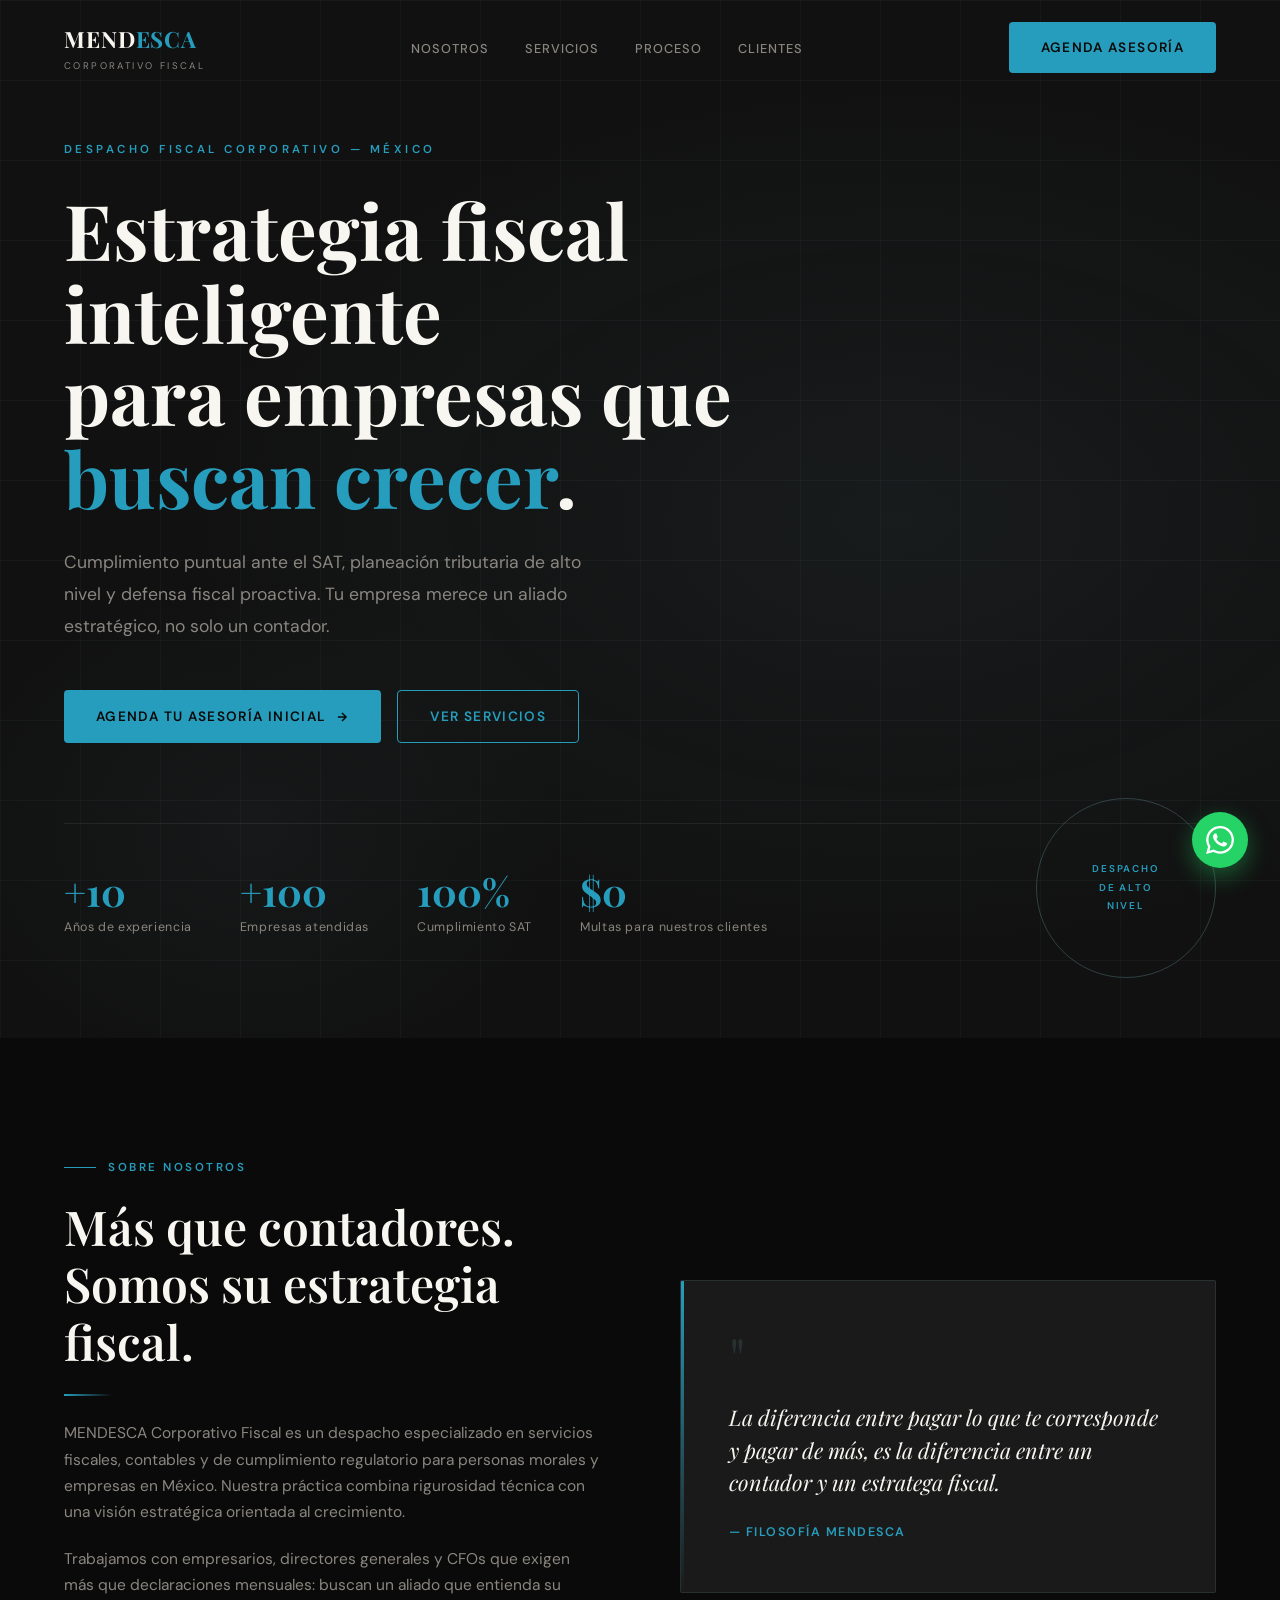
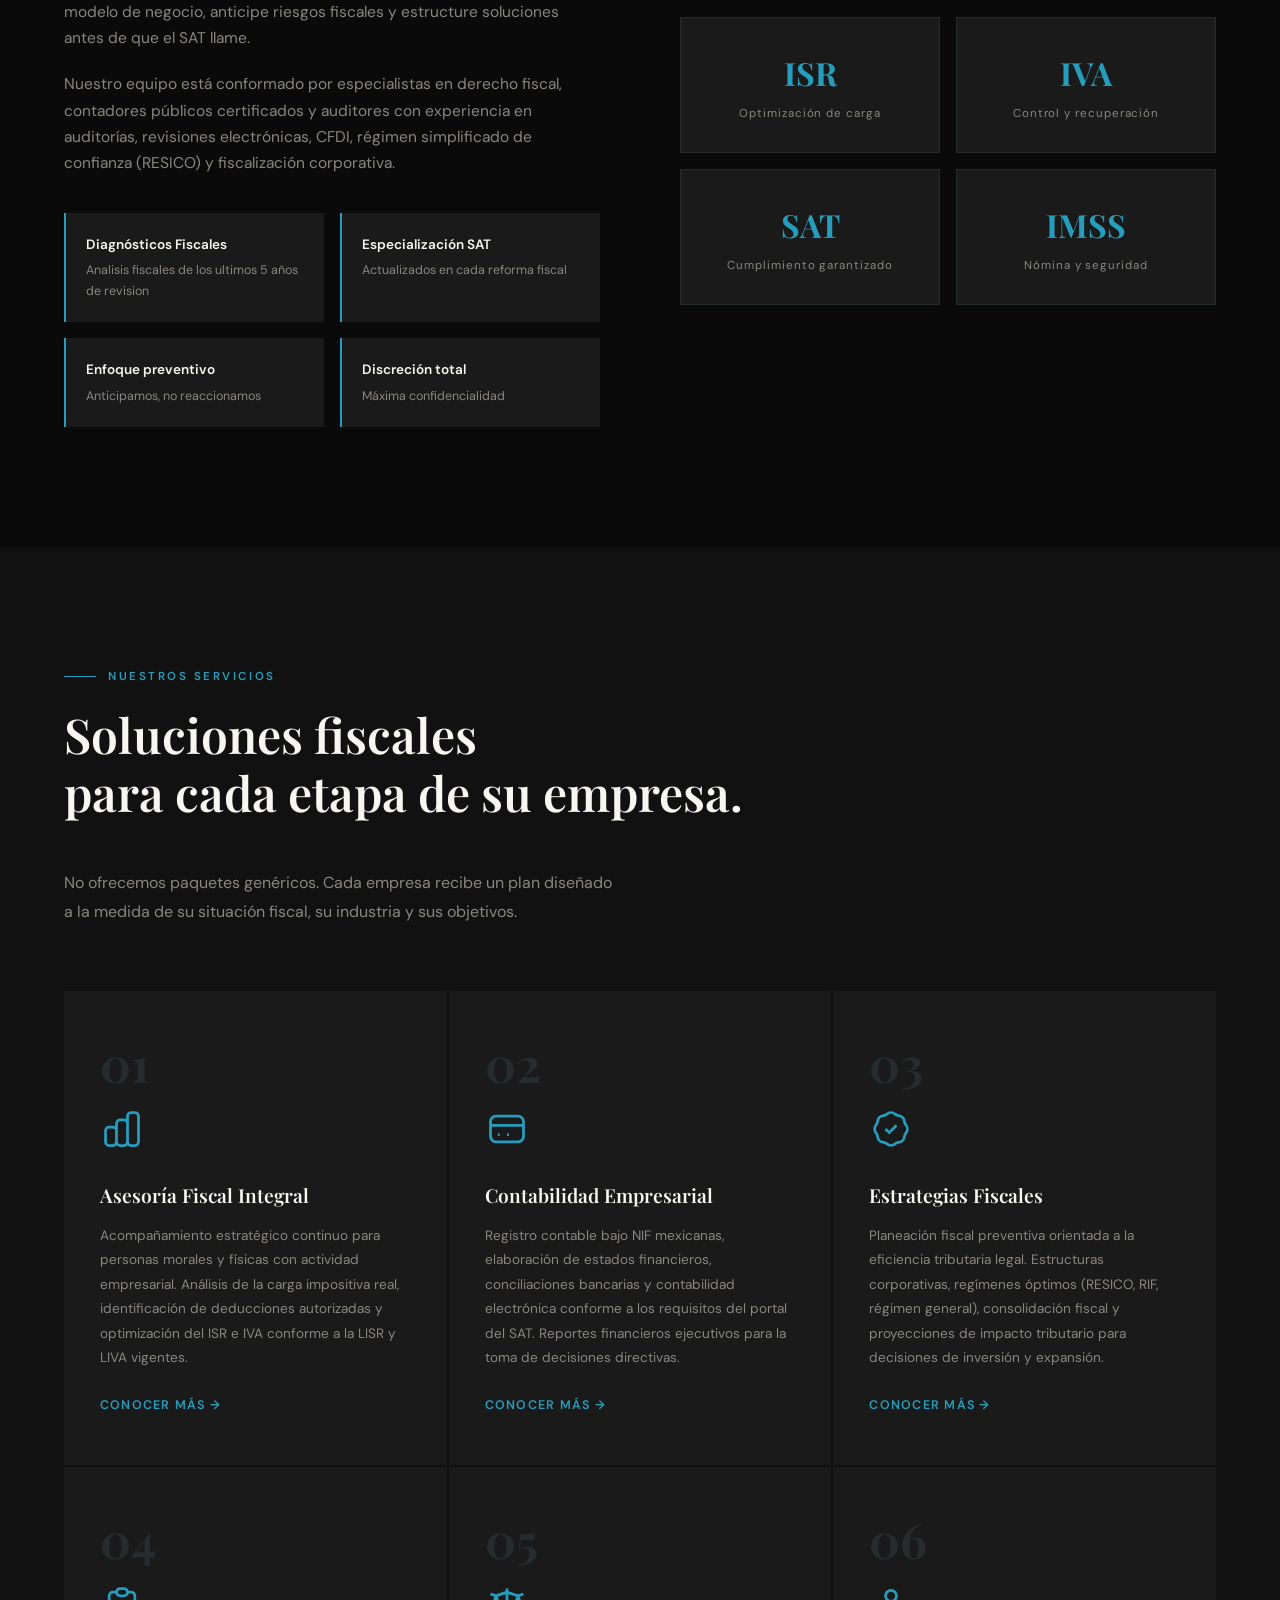
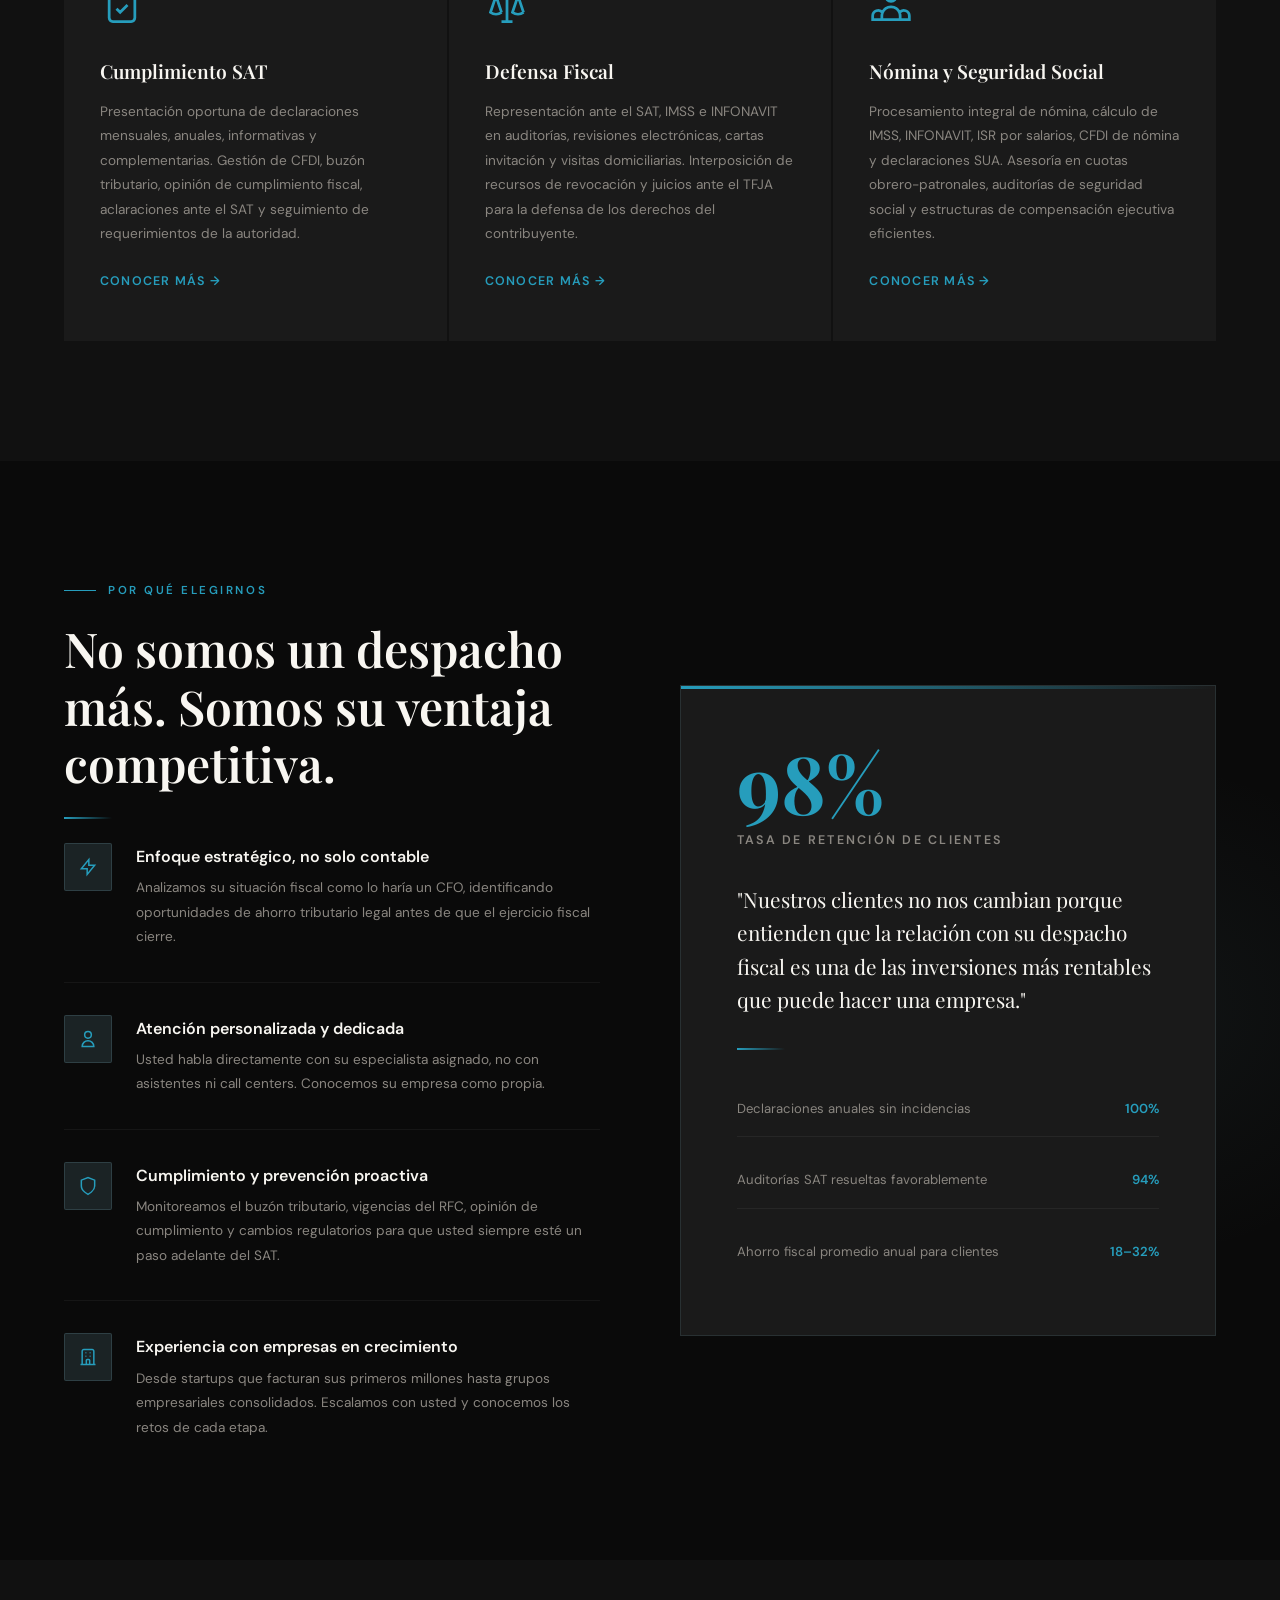
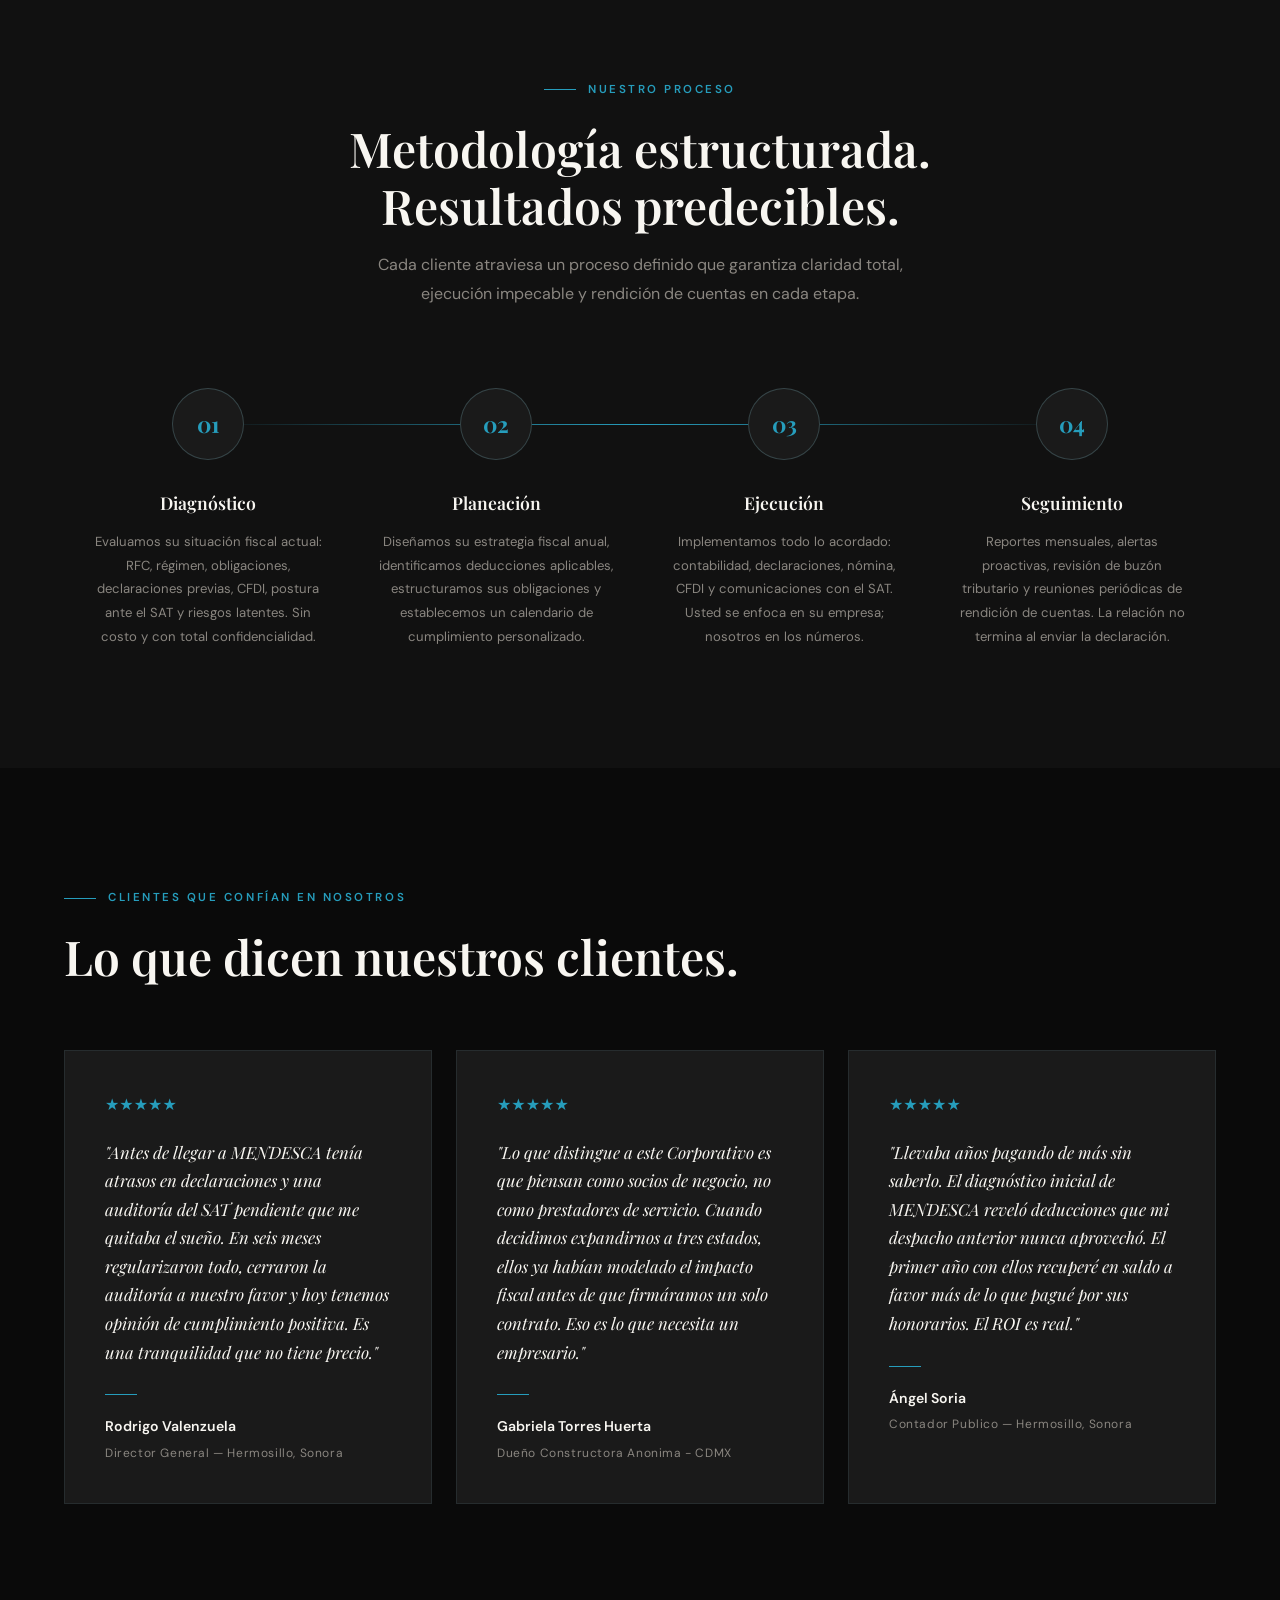
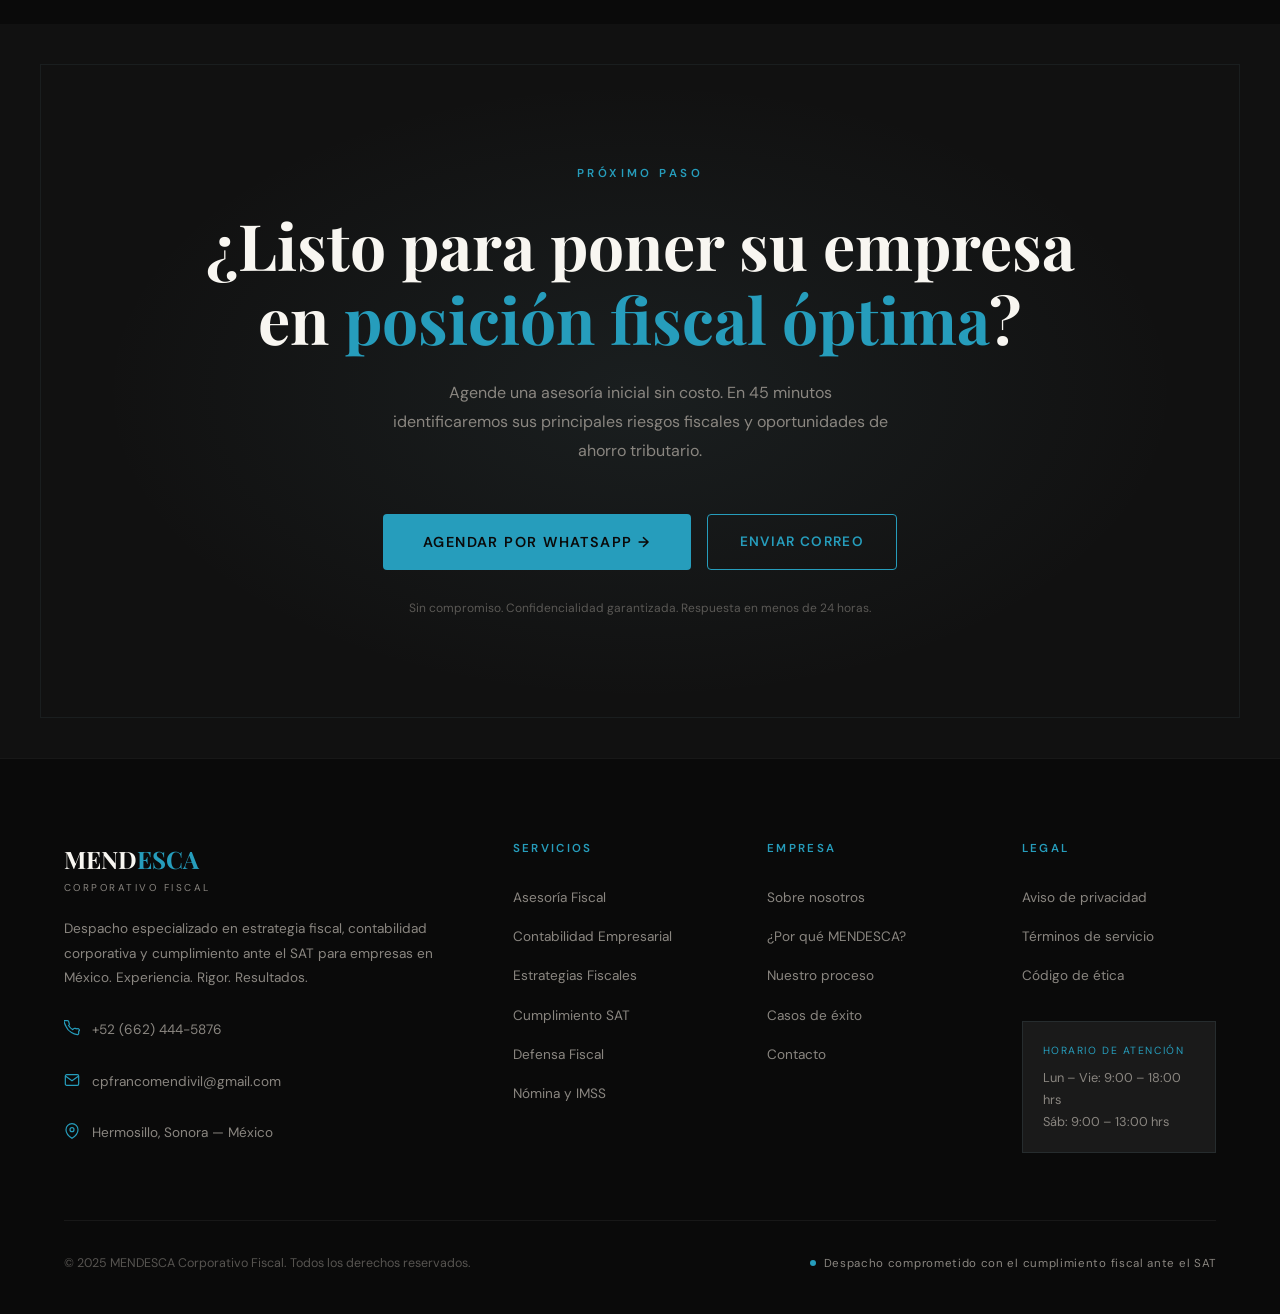
<file: index.html>
<!DOCTYPE html>
<!-- Icons disponibles en carpeta /Icons/ -->
<html lang="es">
<head>
  <meta charset="UTF-8" />
  <meta name="viewport" content="width=device-width, initial-scale=1.0" />
  <title>MENDESCA Corporativo Fiscal | Estrategia Fiscal para Empresas en México</title>
  <meta name="description" content="Despacho fiscal y contable de alto nivel en México. Asesoría fiscal, cumplimiento SAT, defensa fiscal y estrategias tributarias para empresas." />

  <!-- Fonts -->
  <link rel="preconnect" href="https://fonts.googleapis.com" />
  <link rel="preconnect" href="https://fonts.gstatic.com" crossorigin />
  <link href="https://fonts.googleapis.com/css2?family=Playfair+Display:wght@400;600;700&family=DM+Sans:wght@300;400;500;600&display=swap" rel="stylesheet" />
  <link rel="stylesheet" href="style.css" />
</head>
<body>

  <!-- ============================================================
       NAVIGATION
  ============================================================ -->
  <nav id="nav">
    <div class="container">
      <div class="nav-inner">
        <a href="#" class="nav-logo">
          <div class="nav-logo-name">MEND<span>ESCA</span></div>
          <div class="nav-logo-sub">Corporativo Fiscal</div>
        </a>

        <ul class="nav-links">
          <li><a href="#nosotros">Nosotros</a></li>
          <li><a href="#servicios">Servicios</a></li>
          <li><a href="#proceso">Proceso</a></li>
          <li><a href="#testimonios">Clientes</a></li>
        </ul>

        <div class="nav-cta">
          <a href="#cta" class="btn btn-gold">Agenda asesoría</a>
        </div>

        <button class="hamburger" id="hamburger" aria-label="Menú">
          <span></span><span></span><span></span>
        </button>
      </div>
    </div>
  </nav>

  <!-- Mobile Menu -->
  <div class="mobile-menu" id="mobileMenu">
    <button class="mobile-close" id="mobileClose">✕</button>
    <a href="#nosotros" class="mobile-link">Nosotros</a>
    <a href="#servicios" class="mobile-link">Servicios</a>
    <a href="#proceso" class="mobile-link">Proceso</a>
    <a href="#testimonios" class="mobile-link">Clientes</a>
    <a href="#cta" class="btn btn-gold" style="margin-top:16px;">Agenda asesoría</a>
  </div>


  <!-- ============================================================
       HERO
  ============================================================ -->
  <section id="hero">
    <div class="hero-bg"></div>
    <div class="hero-grid-lines"></div>

    <div class="container hero-content">
      <p class="hero-eyebrow">Despacho Fiscal Corporativo — México</p>

      <h1 class="hero-title">
        Estrategia fiscal inteligente<br />para empresas que<br /><em>buscan crecer</em>.
      </h1>

      <p class="hero-subtitle">
        Cumplimiento puntual ante el SAT, planeación tributaria de alto nivel y defensa fiscal
        proactiva. Tu empresa merece un aliado estratégico, no solo un contador.
      </p>

      <div class="hero-actions">
        <a href="#cta" class="btn btn-gold">
          Agenda tu asesoría inicial
          <svg width="14" height="14" viewBox="0 0 24 24" fill="none" stroke="currentColor" stroke-width="2.5"><path d="M5 12h14M12 5l7 7-7 7"/></svg>
        </a>
        <a href="#servicios" class="btn btn-outline">Ver servicios</a>
      </div>

      <div class="hero-stats">
        <div>
          <div class="stat-num">+10</div>
          <div class="stat-label">Años de experiencia</div>
        </div>
        <div>
          <div class="stat-num">+100</div>
          <div class="stat-label">Empresas atendidas</div>
        </div>
        <div>
          <div class="stat-num">100%</div>
          <div class="stat-label">Cumplimiento SAT</div>
        </div>
        <div>
          <div class="stat-num">$0</div>
          <div class="stat-label">Multas para nuestros clientes</div>
        </div>
      </div>
    </div>

    <div class="hero-badge">
      <div class="hero-badge-inner">
        Despacho<br />de Alto<br />Nivel
      </div>
    </div>
  </section>


  <!-- ============================================================
       SOBRE NOSOTROS
  ============================================================ -->
  <section id="nosotros">
    <div class="container">
      <div class="nosotros-grid">

        <div class="nosotros-text reveal">
          <span class="section-label">Sobre nosotros</span>
          <h2 class="section-title">Más que contadores.<br />Somos su estrategia fiscal.</h2>
          <div class="gold-line"></div>

          <p>MENDESCA Corporativo Fiscal es un despacho especializado en servicios fiscales, contables y de cumplimiento regulatorio para personas morales y empresas en México. Nuestra práctica combina rigurosidad técnica con una visión estratégica orientada al crecimiento.</p>

          <p>Trabajamos con empresarios, directores generales y CFOs que exigen más que declaraciones mensuales: buscan un aliado que entienda su modelo de negocio, anticipe riesgos fiscales y estructure soluciones antes de que el SAT llame.</p>

          <p>Nuestro equipo está conformado por especialistas en derecho fiscal, contadores públicos certificados y auditores con experiencia en auditorías, revisiones electrónicas, CFDI, régimen simplificado de confianza (RESICO) y fiscalización corporativa.</p>

          <div class="nosotros-pillars">
            <div class="pillar">
              <div class="pillar-title">Diagnósticos Fiscales</div>
              <div class="pillar-text">Analisis fiscales de los ultimos 5 años de revision</div>
            </div>
            <div class="pillar">
              <div class="pillar-title">Especialización SAT</div>
              <div class="pillar-text">Actualizados en cada reforma fiscal</div>
            </div>
            <div class="pillar">
              <div class="pillar-title">Enfoque preventivo</div>
              <div class="pillar-text">Anticipamos, no reaccionamos</div>
            </div>
            <div class="pillar">
              <div class="pillar-title">Discreción total</div>
              <div class="pillar-text">Máxima confidencialidad</div>
            </div>
          </div>
        </div>

        <div class="nosotros-visual reveal">
          <div class="nosotros-card">
            <div class="nosotros-card-quote">"</div>
            <p class="nosotros-card-text">
              La diferencia entre pagar lo que te corresponde y pagar de más, es la diferencia entre un contador y un estratega fiscal.
            </p>
            <div class="nosotros-card-author">— Filosofía MENDESCA</div>
          </div>

          <div style="margin-top: 24px; display: grid; grid-template-columns: 1fr 1fr; gap: 16px;">
            <div style="background: var(--dark-mid); border: 1px solid rgba(106,149,158,0.15); padding: 28px; text-align:center;">
              <div style="font-family: var(--serif); font-size: 2rem; color: var(--gold); font-weight: 700;">ISR</div>
              <div style="font-size: 0.72rem; color: var(--muted); margin-top:4px; letter-spacing: 0.08em;">Optimización de carga</div>
            </div>
            <div style="background: var(--dark-mid); border: 1px solid rgba(106,149,158,0.15); padding: 28px; text-align:center;">
              <div style="font-family: var(--serif); font-size: 2rem; color: var(--gold); font-weight: 700;">IVA</div>
              <div style="font-size: 0.72rem; color: var(--muted); margin-top:4px; letter-spacing: 0.08em;">Control y recuperación</div>
            </div>
            <div style="background: var(--dark-mid); border: 1px solid rgba(106,149,158,0.15); padding: 28px; text-align:center;">
              <div style="font-family: var(--serif); font-size: 2rem; color: var(--gold); font-weight: 700;">SAT</div>
              <div style="font-size: 0.72rem; color: var(--muted); margin-top:4px; letter-spacing: 0.08em;">Cumplimiento garantizado</div>
            </div>
            <div style="background: var(--dark-mid); border: 1px solid rgba(106,149,158,0.15); padding: 28px; text-align:center;">
              <div style="font-family: var(--serif); font-size: 2rem; color: var(--gold); font-weight: 700;">IMSS</div>
              <div style="font-size: 0.72rem; color: var(--muted); margin-top:4px; letter-spacing: 0.08em;">Nómina y seguridad</div>
            </div>
          </div>
        </div>

      </div>
    </div>
  </section>


  <!-- ============================================================
       SERVICIOS
  ============================================================ -->
  <section id="servicios">
    <div class="container">
      <div class="servicios-header">
        <div>
          <span class="section-label">Nuestros servicios</span>
          <h2 class="section-title">Soluciones fiscales<br />para cada etapa de su empresa.</h2>
        </div>
        <p class="section-subtitle" style="align-self: flex-end;">
          No ofrecemos paquetes genéricos. Cada empresa recibe un plan diseñado a la medida de su situación fiscal, su industria y sus objetivos.
        </p>
      </div>

      <div class="servicios-grid reveal">

        <!-- S1 -->
        <div class="servicio-card">
          <div class="servicio-num">01</div>
          <svg class="servicio-icon" viewBox="0 0 24 24" fill="none" stroke="currentColor" stroke-width="1.5"><path d="M9 19v-6a2 2 0 00-2-2H5a2 2 0 00-2 2v6a2 2 0 002 2h2a2 2 0 002-2zm0 0V9a2 2 0 012-2h2a2 2 0 012 2v10m-6 0a2 2 0 002 2h2a2 2 0 002-2m0 0V5a2 2 0 012-2h2a2 2 0 012 2v14a2 2 0 01-2 2h-2a2 2 0 01-2-2z"/></svg>
          <h3 class="servicio-title">Asesoría Fiscal Integral</h3>
          <p class="servicio-text">Acompañamiento estratégico continuo para personas morales y físicas con actividad empresarial. Análisis de la carga impositiva real, identificación de deducciones autorizadas y optimización del ISR e IVA conforme a la LISR y LIVA vigentes.</p>
          <span class="servicio-link">Conocer más →</span>
        </div>

        <!-- S2 -->
        <div class="servicio-card">
          <div class="servicio-num">02</div>
          <svg class="servicio-icon" viewBox="0 0 24 24" fill="none" stroke="currentColor" stroke-width="1.5"><path d="M3 10h18M7 15h1m4 0h1m-7 4h12a3 3 0 003-3V8a3 3 0 00-3-3H6a3 3 0 00-3 3v8a3 3 0 003 3z"/></svg>
          <h3 class="servicio-title">Contabilidad Empresarial</h3>
          <p class="servicio-text">Registro contable bajo NIF mexicanas, elaboración de estados financieros, conciliaciones bancarias y contabilidad electrónica conforme a los requisitos del portal del SAT. Reportes financieros ejecutivos para la toma de decisiones directivas.</p>
          <span class="servicio-link">Conocer más →</span>
        </div>

        <!-- S3 -->
        <div class="servicio-card">
          <div class="servicio-num">03</div>
          <svg class="servicio-icon" viewBox="0 0 24 24" fill="none" stroke="currentColor" stroke-width="1.5"><path d="M9 12l2 2 4-4M7.835 4.697a3.42 3.42 0 001.946-.806 3.42 3.42 0 014.438 0 3.42 3.42 0 001.946.806 3.42 3.42 0 013.138 3.138 3.42 3.42 0 00.806 1.946 3.42 3.42 0 010 4.438 3.42 3.42 0 00-.806 1.946 3.42 3.42 0 01-3.138 3.138 3.42 3.42 0 00-1.946.806 3.42 3.42 0 01-4.438 0 3.42 3.42 0 00-1.946-.806 3.42 3.42 0 01-3.138-3.138 3.42 3.42 0 00-.806-1.946 3.42 3.42 0 010-4.438 3.42 3.42 0 00.806-1.946 3.42 3.42 0 013.138-3.138z"/></svg>
          <h3 class="servicio-title">Estrategias Fiscales</h3>
          <p class="servicio-text">Planeación fiscal preventiva orientada a la eficiencia tributaria legal. Estructuras corporativas, regímenes óptimos (RESICO, RIF, régimen general), consolidación fiscal y proyecciones de impacto tributario para decisiones de inversión y expansión.</p>
          <span class="servicio-link">Conocer más →</span>
        </div>

        <!-- S4 -->
        <div class="servicio-card">
          <div class="servicio-num">04</div>
          <svg class="servicio-icon" viewBox="0 0 24 24" fill="none" stroke="currentColor" stroke-width="1.5"><path d="M9 5H7a2 2 0 00-2 2v12a2 2 0 002 2h10a2 2 0 002-2V7a2 2 0 00-2-2h-2M9 5a2 2 0 002 2h2a2 2 0 002-2M9 5a2 2 0 012-2h2a2 2 0 012 2m-6 9l2 2 4-4"/></svg>
          <h3 class="servicio-title">Cumplimiento SAT</h3>
          <p class="servicio-text">Presentación oportuna de declaraciones mensuales, anuales, informativas y complementarias. Gestión de CFDI, buzón tributario, opinión de cumplimiento fiscal, aclaraciones ante el SAT y seguimiento de requerimientos de la autoridad.</p>
          <span class="servicio-link">Conocer más →</span>
        </div>

        <!-- S5 -->
        <div class="servicio-card">
          <div class="servicio-num">05</div>
          <svg class="servicio-icon" viewBox="0 0 24 24" fill="none" stroke="currentColor" stroke-width="1.5"><path d="M3 6l3 1m0 0l-3 9a5.002 5.002 0 006.001 0M6 7l3 9M6 7l6-2m6 2l3-1m-3 1l-3 9a5.002 5.002 0 006.001 0M18 7l3 9m-3-9l-6-2m0-2v2m0 16V5m0 16H9m3 0h3"/></svg>
          <h3 class="servicio-title">Defensa Fiscal</h3>
          <p class="servicio-text">Representación ante el SAT, IMSS e INFONAVIT en auditorías, revisiones electrónicas, cartas invitación y visitas domiciliarias. Interposición de recursos de revocación y juicios ante el TFJA para la defensa de los derechos del contribuyente.</p>
          <span class="servicio-link">Conocer más →</span>
        </div>

        <!-- S6 -->
        <div class="servicio-card">
          <div class="servicio-num">06</div>
          <svg class="servicio-icon" viewBox="0 0 24 24" fill="none" stroke="currentColor" stroke-width="1.5"><path d="M17 20h5v-2a3 3 0 00-5.356-1.857M17 20H7m10 0v-2c0-.656-.126-1.283-.356-1.857M7 20H2v-2a3 3 0 015.356-1.857M7 20v-2c0-.656.126-1.283.356-1.857m0 0a5.002 5.002 0 019.288 0M15 7a3 3 0 11-6 0 3 3 0 016 0z"/></svg>
          <h3 class="servicio-title">Nómina y Seguridad Social</h3>
          <p class="servicio-text">Procesamiento integral de nómina, cálculo de IMSS, INFONAVIT, ISR por salarios, CFDI de nómina y declaraciones SUA. Asesoría en cuotas obrero-patronales, auditorías de seguridad social y estructuras de compensación ejecutiva eficientes.</p>
          <span class="servicio-link">Conocer más →</span>
        </div>

      </div>
    </div>
  </section>


  <!-- ============================================================
       DIFERENCIADORES
  ============================================================ -->
  <section id="diferenciadores">
    <div class="dif-bg"></div>
    <div class="container">
      <div class="dif-grid">

        <div class="reveal">
          <span class="section-label">Por qué elegirnos</span>
          <h2 class="section-title">No somos un despacho más. Somos su ventaja competitiva.</h2>
          <div class="gold-line"></div>

          <div class="dif-list">
            <div class="dif-item">
              <div class="dif-icon-wrap">
                <svg width="20" height="20" viewBox="0 0 24 24" fill="none" stroke="currentColor" stroke-width="1.8"><path d="M13 10V3L4 14h7v7l9-11h-7z"/></svg>
              </div>
              <div>
                <div class="dif-content-title">Enfoque estratégico, no solo contable</div>
                <div class="dif-content-text">Analizamos su situación fiscal como lo haría un CFO, identificando oportunidades de ahorro tributario legal antes de que el ejercicio fiscal cierre.</div>
              </div>
            </div>

            <div class="dif-item">
              <div class="dif-icon-wrap">
                <svg width="20" height="20" viewBox="0 0 24 24" fill="none" stroke="currentColor" stroke-width="1.8"><path d="M16 7a4 4 0 11-8 0 4 4 0 018 0zM12 14a7 7 0 00-7 7h14a7 7 0 00-7-7z"/></svg>
              </div>
              <div>
                <div class="dif-content-title">Atención personalizada y dedicada</div>
                <div class="dif-content-text">Usted habla directamente con su especialista asignado, no con asistentes ni call centers. Conocemos su empresa como propia.</div>
              </div>
            </div>

            <div class="dif-item">
              <div class="dif-icon-wrap">
                <svg width="20" height="20" viewBox="0 0 24 24" fill="none" stroke="currentColor" stroke-width="1.8"><path d="M12 22s8-4 8-10V5l-8-3-8 3v7c0 6 8 10 8 10z"/></svg>
              </div>
              <div>
                <div class="dif-content-title">Cumplimiento y prevención proactiva</div>
                <div class="dif-content-text">Monitoreamos el buzón tributario, vigencias del RFC, opinión de cumplimiento y cambios regulatorios para que usted siempre esté un paso adelante del SAT.</div>
              </div>
            </div>

            <div class="dif-item">
              <div class="dif-icon-wrap">
                <svg width="20" height="20" viewBox="0 0 24 24" fill="none" stroke="currentColor" stroke-width="1.8"><path d="M19 21V5a2 2 0 00-2-2H7a2 2 0 00-2 2v16m14 0h2m-2 0h-5m-9 0H3m2 0h5M9 7h1m-1 4h1m4-4h1m-1 4h1m-5 10v-5a1 1 0 011-1h2a1 1 0 011 1v5m-4 0h4"/></svg>
              </div>
              <div>
                <div class="dif-content-title">Experiencia con empresas en crecimiento</div>
                <div class="dif-content-text">Desde startups que facturan sus primeros millones hasta grupos empresariales consolidados. Escalamos con usted y conocemos los retos de cada etapa.</div>
              </div>
            </div>
          </div>
        </div>

        <div class="dif-highlight reveal">
          <div class="dif-highlight-num">98%</div>
          <div class="dif-highlight-label">Tasa de retención de clientes</div>
          <p class="dif-highlight-text">
            "Nuestros clientes no nos cambian porque entienden que la relación con su despacho fiscal es una de las inversiones más rentables que puede hacer una empresa."
          </p>
          <div class="gold-line" style="margin: 32px 0;"></div>
          <div style="display: flex; flex-direction: column; gap: 16px;">
            <div style="display: flex; justify-content: space-between; align-items: center; padding: 16px 0; border-bottom: 1px solid rgba(255,255,255,0.05);">
              <span style="font-size: 0.82rem; color: var(--muted);">Declaraciones anuales sin incidencias</span>
              <span style="font-size: 0.82rem; color: var(--gold); font-weight: 600;">100%</span>
            </div>
            <div style="display: flex; justify-content: space-between; align-items: center; padding: 16px 0; border-bottom: 1px solid rgba(255,255,255,0.05);">
              <span style="font-size: 0.82rem; color: var(--muted);">Auditorías SAT resueltas favorablemente</span>
              <span style="font-size: 0.82rem; color: var(--gold); font-weight: 600;">94%</span>
            </div>
            <div style="display: flex; justify-content: space-between; align-items: center; padding: 16px 0;">
              <span style="font-size: 0.82rem; color: var(--muted);">Ahorro fiscal promedio anual para clientes</span>
              <span style="font-size: 0.82rem; color: var(--gold); font-weight: 600;">18–32%</span>
            </div>
          </div>
        </div>

      </div>
    </div>
  </section>


  <!-- ============================================================
       PROCESO DE TRABAJO
  ============================================================ -->
  <section id="proceso">
    <div class="container">
      <div class="proceso-header reveal">
        <span class="section-label" style="justify-content: center;">Nuestro proceso</span>
        <h2 class="section-title">Metodología estructurada.<br />Resultados predecibles.</h2>
        <p class="section-subtitle">Cada cliente atraviesa un proceso definido que garantiza claridad total, ejecución impecable y rendición de cuentas en cada etapa.</p>
      </div>

      <div class="proceso-steps reveal">
        <div class="paso">
          <div class="paso-num-wrap"><span class="paso-num">01</span></div>
          <h3 class="paso-title">Diagnóstico</h3>
          <p class="paso-text">Evaluamos su situación fiscal actual: RFC, régimen, obligaciones, declaraciones previas, CFDI, postura ante el SAT y riesgos latentes. Sin costo y con total confidencialidad.</p>
        </div>
        <div class="paso">
          <div class="paso-num-wrap"><span class="paso-num">02</span></div>
          <h3 class="paso-title">Planeación</h3>
          <p class="paso-text">Diseñamos su estrategia fiscal anual, identificamos deducciones aplicables, estructuramos sus obligaciones y establecemos un calendario de cumplimiento personalizado.</p>
        </div>
        <div class="paso">
          <div class="paso-num-wrap"><span class="paso-num">03</span></div>
          <h3 class="paso-title">Ejecución</h3>
          <p class="paso-text">Implementamos todo lo acordado: contabilidad, declaraciones, nómina, CFDI y comunicaciones con el SAT. Usted se enfoca en su empresa; nosotros en los números.</p>
        </div>
        <div class="paso">
          <div class="paso-num-wrap"><span class="paso-num">04</span></div>
          <h3 class="paso-title">Seguimiento</h3>
          <p class="paso-text">Reportes mensuales, alertas proactivas, revisión de buzón tributario y reuniones periódicas de rendición de cuentas. La relación no termina al enviar la declaración.</p>
        </div>
      </div>
    </div>
  </section>


  <!-- ============================================================
       TESTIMONIOS
  ============================================================ -->
  <section id="testimonios">
    <div class="container">
      <div class="testimonios-header reveal">
        <span class="section-label">Clientes que confían en nosotros</span>
        <h2 class="section-title">Lo que dicen nuestros clientes.</h2>
      </div>

      <div class="testimonios-grid reveal">

        <div class="testimonio">
          <div class="testimonio-stars">★★★★★</div>
          <p class="testimonio-text">"Antes de llegar a MENDESCA tenía atrasos en declaraciones y una auditoría del SAT pendiente que me quitaba el sueño. En seis meses regularizaron todo, cerraron la auditoría a nuestro favor y hoy tenemos opinión de cumplimiento positiva. Es una tranquilidad que no tiene precio."</p>
          <div class="testimonio-divider"></div>
          <div class="testimonio-name">Rodrigo Valenzuela</div>
          <div class="testimonio-role">Director General — Hermosillo, Sonora</div>
        </div>

        <div class="testimonio">
          <div class="testimonio-stars">★★★★★</div>
          <p class="testimonio-text">"Lo que distingue a este Corporativo es que piensan como socios de negocio, no como prestadores de servicio. Cuando decidimos expandirnos a tres estados, ellos ya habían modelado el impacto fiscal antes de que firmáramos un solo contrato. Eso es lo que necesita un empresario."</p>
          <div class="testimonio-divider"></div>
          <div class="testimonio-name">Gabriela Torres Huerta</div>
          <div class="testimonio-role">Dueño Constructora Anonima - CDMX</div>
        </div>

        <div class="testimonio">
          <div class="testimonio-stars">★★★★★</div>
          <p class="testimonio-text">"Llevaba años pagando de más sin saberlo. El diagnóstico inicial de MENDESCA reveló deducciones que mi despacho anterior nunca aprovechó. El primer año con ellos recuperé en saldo a favor más de lo que pagué por sus honorarios. El ROI es real."</p>
          <div class="testimonio-divider"></div>
          <div class="testimonio-name">Ángel Soria</div>
          <div class="testimonio-role">Contador Publico — Hermosillo, Sonora</div>
        </div>

      </div>
    </div>
  </section>


  <!-- ============================================================
       CALL TO ACTION
  ============================================================ -->
  <section id="cta">
    <div class="cta-bg"></div>
    <div class="cta-border"></div>
    <div class="container cta-content reveal">
      <p class="cta-label">Próximo paso</p>
      <h2 class="cta-title">¿Listo para poner su empresa<br />en <em>posición fiscal óptima</em>?</h2>
      <p class="cta-sub">
        Agende una asesoría inicial sin costo. En 45 minutos identificaremos sus principales riesgos fiscales y oportunidades de ahorro tributario.
      </p>
      <div class="cta-actions">
        <a href="https://wa.me/526624445876?text=Hola%2C%20me%20interesa%20agendar%20una%20asesor%C3%ADa%20fiscal%20inicial%20con%20MENDESCA%20Corporativo%20Fiscal." target="_blank" class="btn btn-gold" style="font-size: 0.9rem; padding: 16px 40px;">
          Agendar por WhatsApp →
        </a>
        <a href="mailto:cpfrancomendivil@gmail.com" class="btn btn-outline">
          Enviar correo
        </a>
      </div>
      <p class="cta-disclaimer">Sin compromiso. Confidencialidad garantizada. Respuesta en menos de 24 horas.</p>
    </div>
  </section>


  <!-- ============================================================
       FOOTER
  ============================================================ -->
  <footer id="footer">
    <div class="container">
      <div class="footer-grid">

        <!-- Marca -->
        <div>
          <div class="footer-brand-name">MEND<span>ESCA</span></div>
          <div class="footer-brand-sub">Corporativo Fiscal</div>
          <p class="footer-desc">Despacho especializado en estrategia fiscal, contabilidad corporativa y cumplimiento ante el SAT para empresas en México. Experiencia. Rigor. Resultados.</p>
          <div style="margin-top: 28px; display: flex; flex-direction: column; gap: 12px;">
            <div class="footer-contact-item">
              <svg class="footer-contact-icon" width="16" height="16" viewBox="0 0 24 24" fill="none" stroke="currentColor" stroke-width="1.8"><path d="M22 16.92v3a2 2 0 01-2.18 2 19.79 19.79 0 01-8.63-3.07A19.5 19.5 0 013.07 9.63a19.79 19.79 0 01-3.07-8.67A2 2 0 012.18 1h3a2 2 0 012 1.72c.127.96.361 1.903.7 2.81a2 2 0 01-.45 2.11L6.91 8.15a16 16 0 006.29 6.29l1.42-1.42a2 2 0 012.11-.45c.907.339 1.85.573 2.81.7A2 2 0 0122 16.92z"/></svg>
              <div class="footer-contact-text">
                <a href="https://wa.me/526624445876" target="_blank">+52 (662) 444-5876</a>
              </div>
            </div>
            <div class="footer-contact-item">
              <svg class="footer-contact-icon" width="16" height="16" viewBox="0 0 24 24" fill="none" stroke="currentColor" stroke-width="1.8"><path d="M4 4h16c1.1 0 2 .9 2 2v12c0 1.1-.9 2-2 2H4c-1.1 0-2-.9-2-2V6c0-1.1.9-2 2-2z"/><polyline points="22,6 12,13 2,6"/></svg>
              <div class="footer-contact-text">
                <a href="mailto:cpfrancomendivil@gmail.com">cpfrancomendivil@gmail.com</a>
              </div>
            </div>
            <div class="footer-contact-item">
              <svg class="footer-contact-icon" width="16" height="16" viewBox="0 0 24 24" fill="none" stroke="currentColor" stroke-width="1.8"><path d="M21 10c0 7-9 13-9 13s-9-6-9-13a9 9 0 0118 0z"/><circle cx="12" cy="10" r="3"/></svg>
              <div class="footer-contact-text">Hermosillo, Sonora — México</div>
            </div>
          </div>
        </div>

        <!-- Servicios -->
        <div>
          <div class="footer-col-title">Servicios</div>
          <ul class="footer-links">
            <li><a href="#servicios">Asesoría Fiscal</a></li>
            <li><a href="#servicios">Contabilidad Empresarial</a></li>
            <li><a href="#servicios">Estrategias Fiscales</a></li>
            <li><a href="#servicios">Cumplimiento SAT</a></li>
            <li><a href="#servicios">Defensa Fiscal</a></li>
            <li><a href="#servicios">Nómina y IMSS</a></li>
          </ul>
        </div>

        <!-- Empresa -->
        <div>
          <div class="footer-col-title">Empresa</div>
          <ul class="footer-links">
            <li><a href="#nosotros">Sobre nosotros</a></li>
            <li><a href="#diferenciadores">¿Por qué MENDESCA?</a></li>
            <li><a href="#proceso">Nuestro proceso</a></li>
            <li><a href="#testimonios">Casos de éxito</a></li>
            <li><a href="#cta">Contacto</a></li>
          </ul>
        </div>

        <!-- Legal -->
        <div>
          <div class="footer-col-title">Legal</div>
          <ul class="footer-links">
            <li><a href="#">Aviso de privacidad</a></li>
            <li><a href="#">Términos de servicio</a></li>
            <li><a href="#">Código de ética</a></li>
          </ul>
          <div style="margin-top: 32px; padding: 20px; background: var(--dark-mid); border: 1px solid rgba(106,149,158,0.15);">
            <div style="font-size: 0.65rem; letter-spacing: 0.15em; text-transform: uppercase; color: var(--gold); margin-bottom: 8px;">Horario de atención</div>
            <div style="font-size: 0.8rem; color: var(--muted);">Lun – Vie: 9:00 – 18:00 hrs</div>
            <div style="font-size: 0.8rem; color: var(--muted);">Sáb: 9:00 – 13:00 hrs</div>
          </div>
        </div>

      </div>

      <div class="footer-bottom">
        <p class="footer-copy">© 2025 MENDESCA Corporativo Fiscal. Todos los derechos reservados.</p>
        <div class="footer-sat-badge">Despacho comprometido con el cumplimiento fiscal ante el SAT</div>
      </div>
    </div>
  </footer>


  <!-- WhatsApp Float -->
  <a href="https://wa.me/526624445876?text=Hola%2C%20me%20interesa%20conocer%20m%C3%A1s%20sobre%20los%20servicios%20de%20MENDESCA%20Corporativo%20Fiscal." target="_blank" class="whatsapp-float" aria-label="WhatsApp">
    <svg viewBox="0 0 24 24" xmlns="http://www.w3.org/2000/svg"><path d="M17.472 14.382c-.297-.149-1.758-.867-2.03-.967-.273-.099-.471-.148-.67.15-.197.297-.767.966-.94 1.164-.173.199-.347.223-.644.075-.297-.15-1.255-.463-2.39-1.475-.883-.788-1.48-1.761-1.653-2.059-.173-.297-.018-.458.13-.606.134-.133.298-.347.446-.52.149-.174.198-.298.298-.497.099-.198.05-.371-.025-.52-.075-.149-.669-1.612-.916-2.207-.242-.579-.487-.5-.669-.51-.173-.008-.371-.01-.57-.01-.198 0-.52.074-.792.372-.272.297-1.04 1.016-1.04 2.479 0 1.462 1.065 2.875 1.213 3.074.149.198 2.096 3.2 5.077 4.487.709.306 1.262.489 1.694.625.712.227 1.36.195 1.871.118.571-.085 1.758-.719 2.006-1.413.248-.694.248-1.289.173-1.413-.074-.124-.272-.198-.57-.347m-5.421 7.403h-.004a9.87 9.87 0 01-5.031-1.378l-.361-.214-3.741.982.998-3.648-.235-.374a9.86 9.86 0 01-1.51-5.26c.001-5.45 4.436-9.884 9.888-9.884 2.64 0 5.122 1.03 6.988 2.898a9.825 9.825 0 012.893 6.994c-.003 5.45-4.437 9.884-9.885 9.884m8.413-18.297A11.815 11.815 0 0012.05 0C5.495 0 .16 5.335.157 11.892c0 2.096.547 4.142 1.588 5.945L.057 24l6.305-1.654a11.882 11.882 0 005.683 1.448h.005c6.554 0 11.89-5.335 11.893-11.893a11.821 11.821 0 00-3.48-8.413z"/></svg>
  </a>


  <!-- ============================================================
       JAVASCRIPT
  ============================================================ -->

  <script src="script.js"></script>


</body>
</html>
</file>
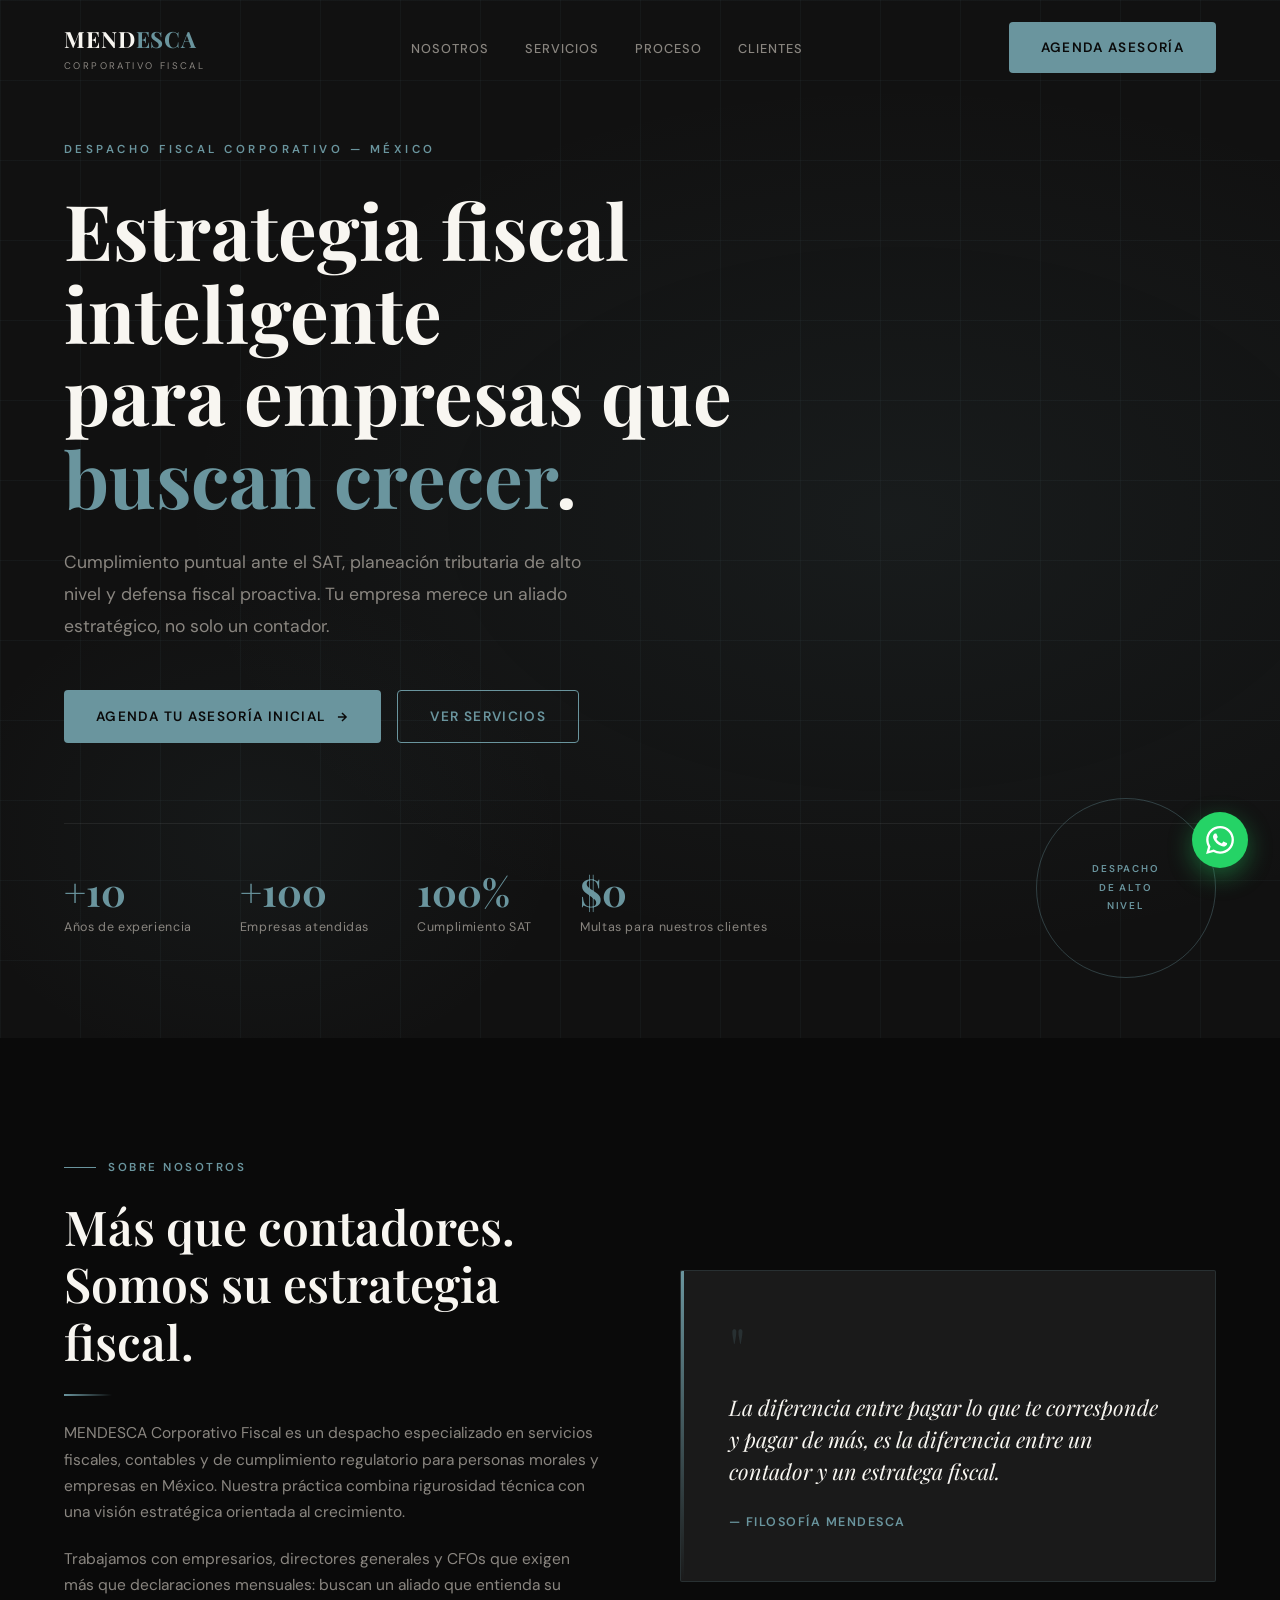
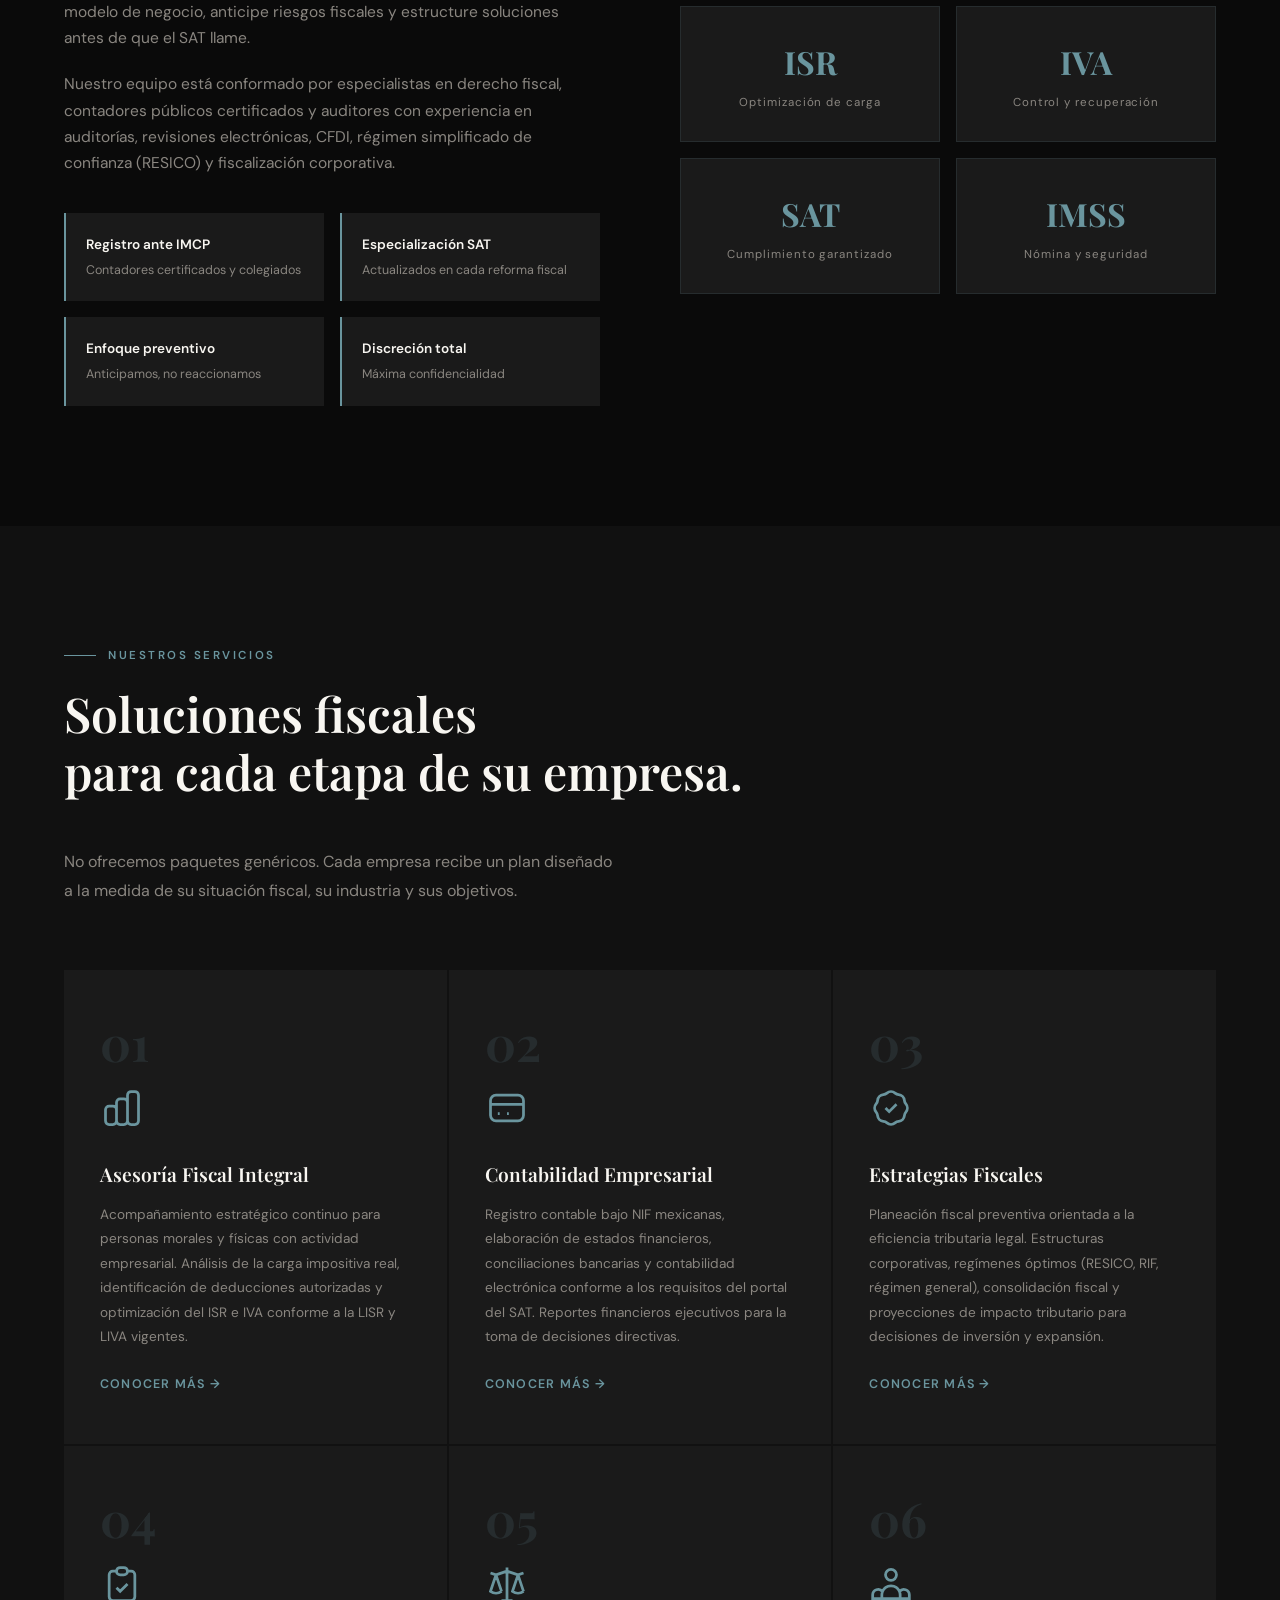
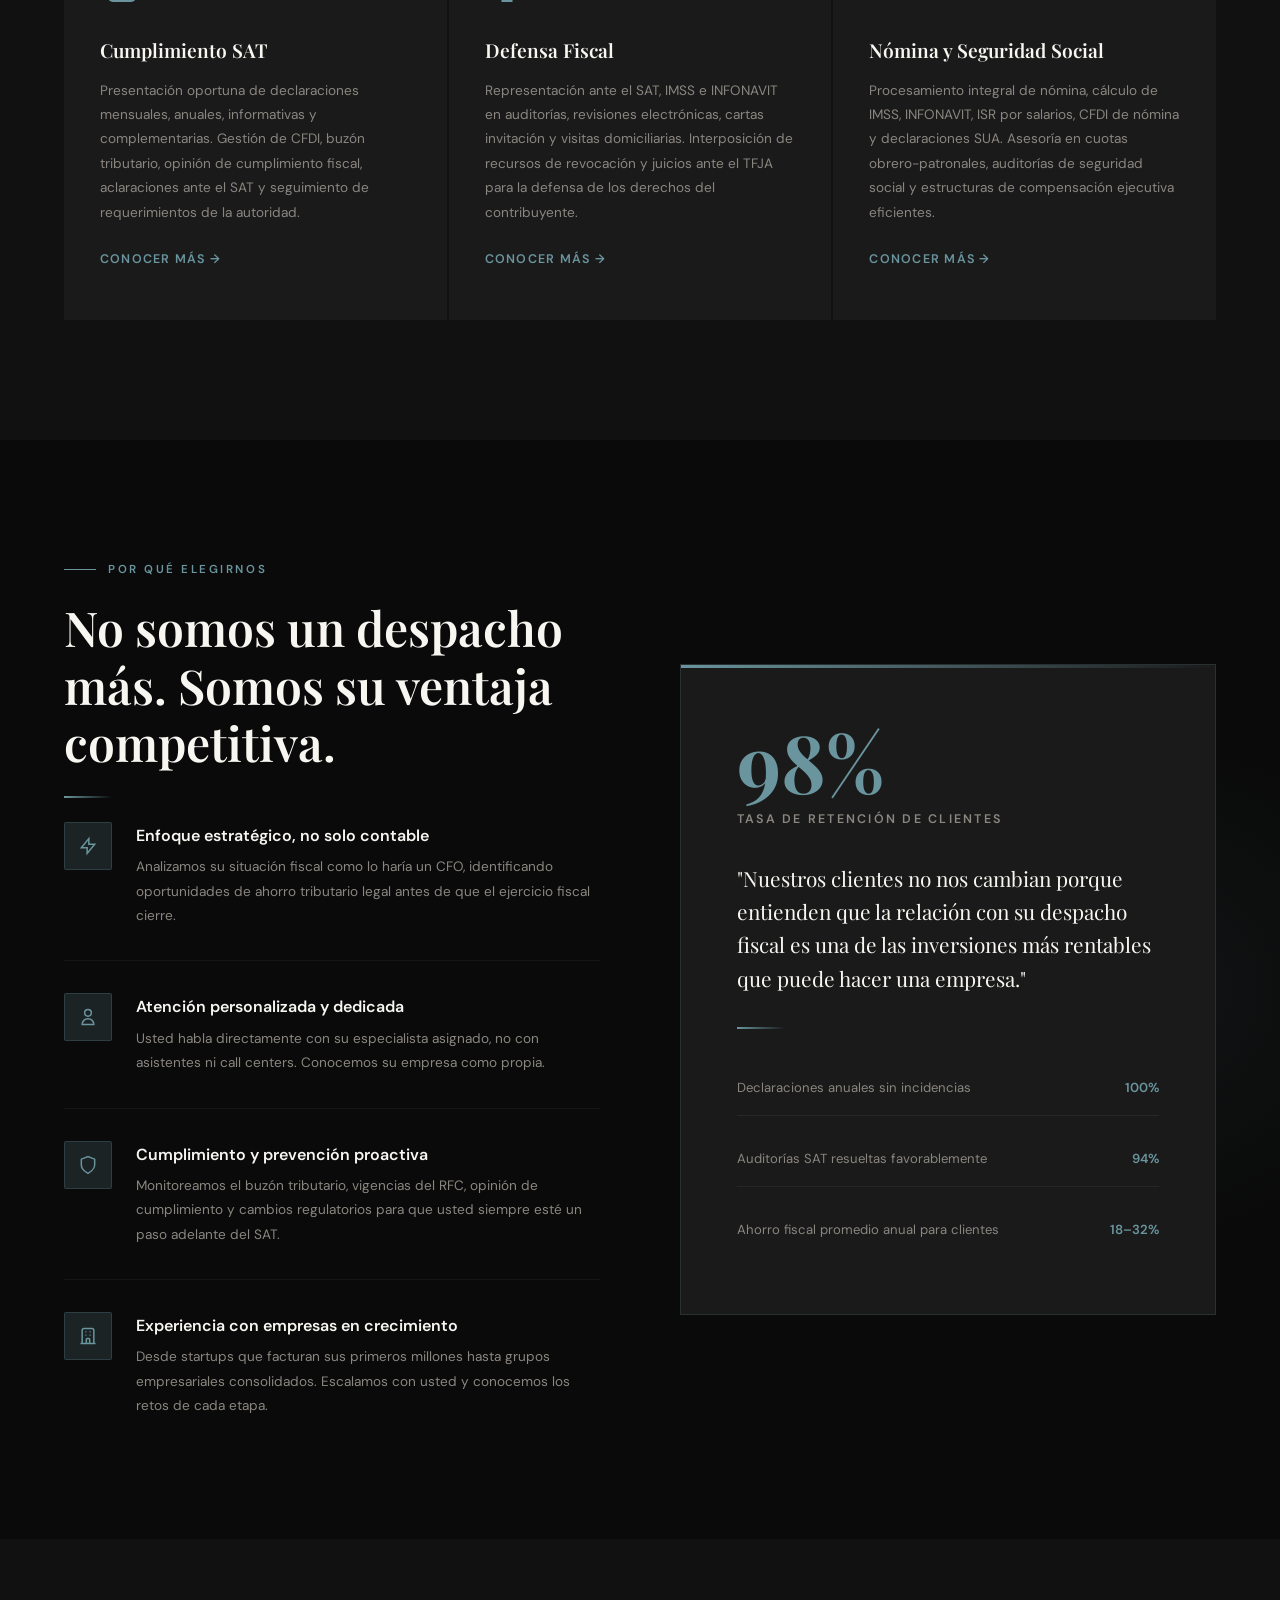
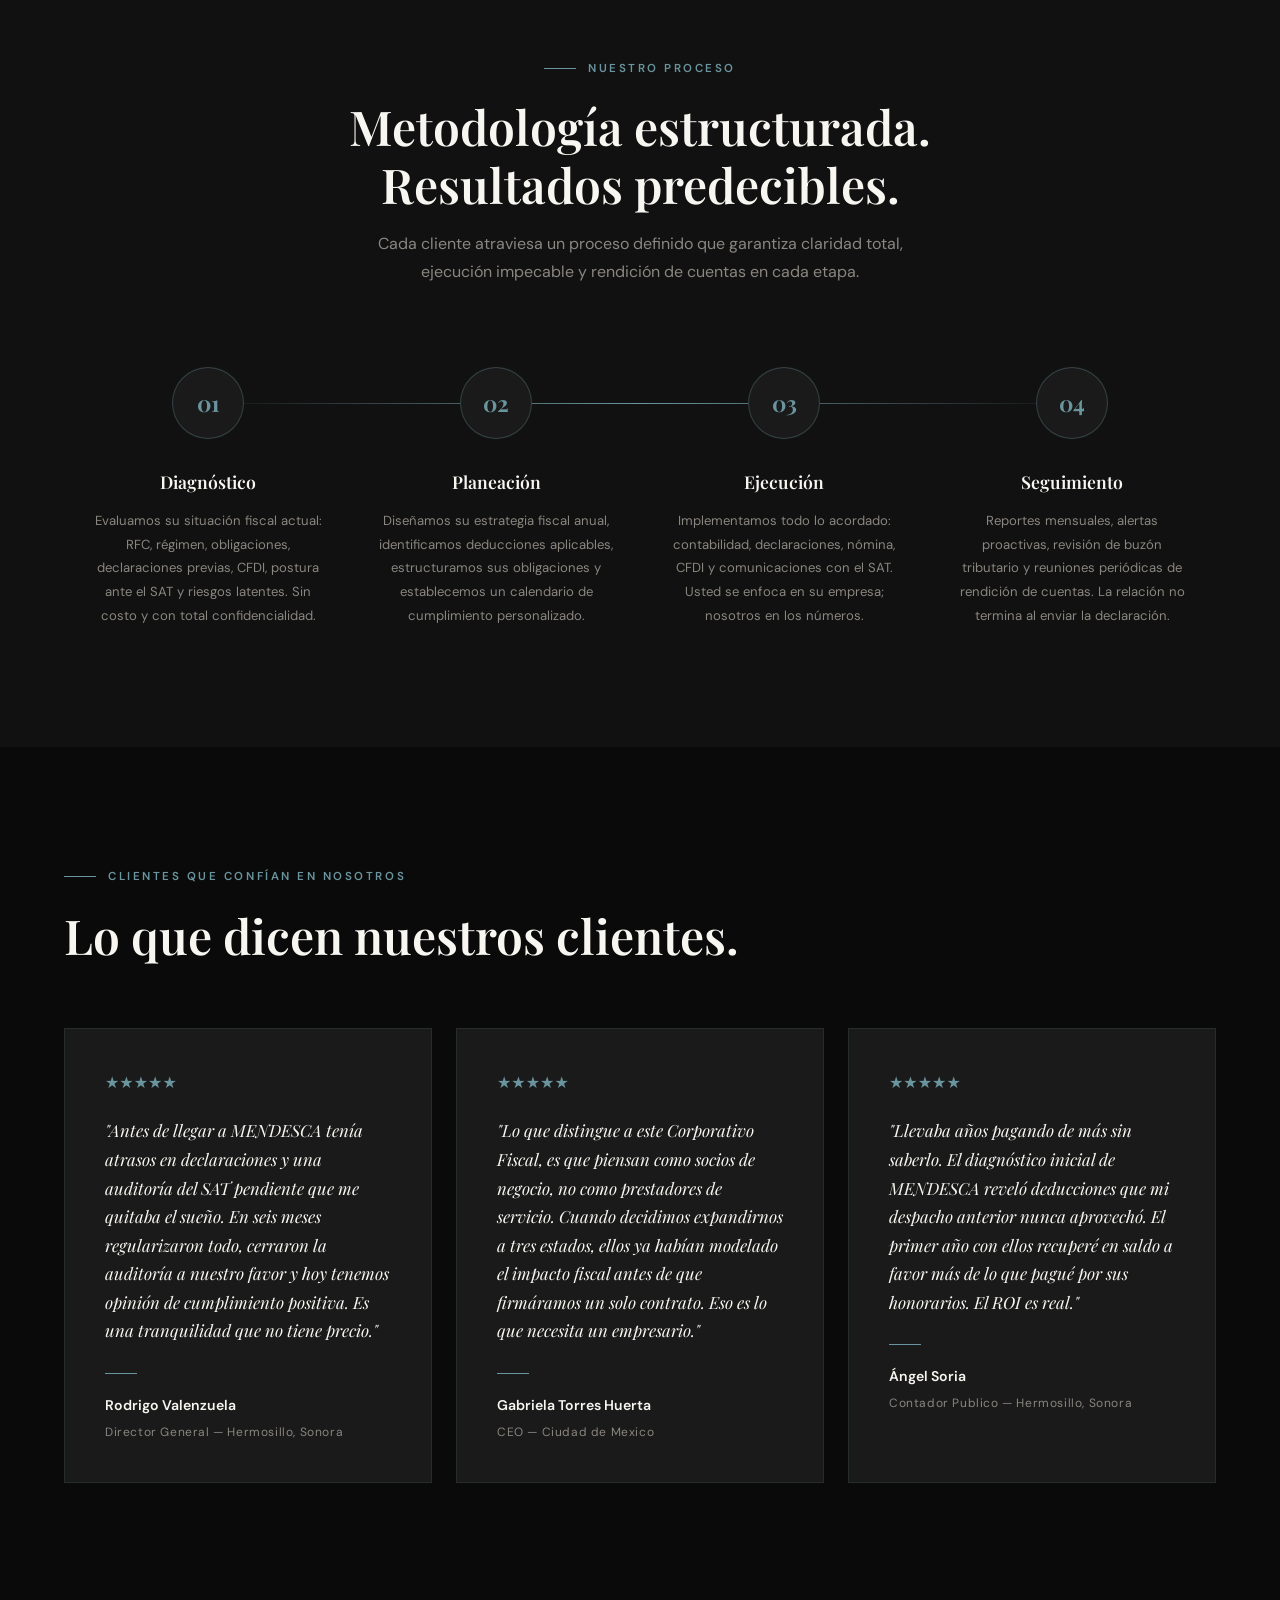
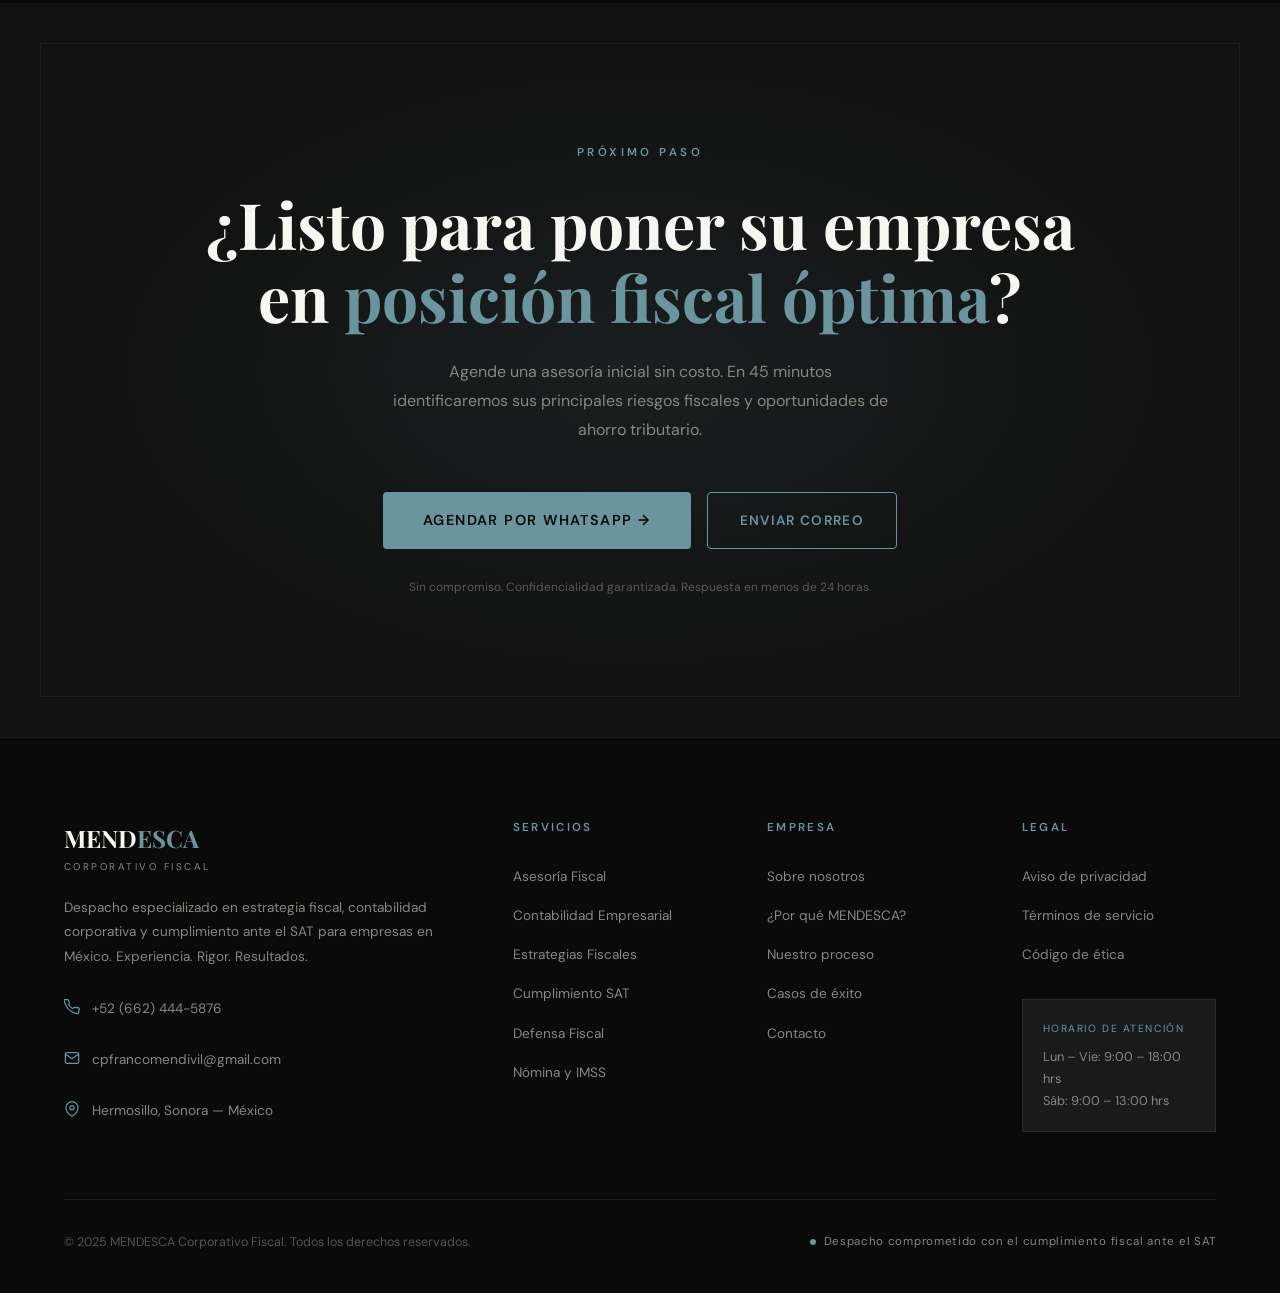
<file: HTML PAGINA WEB.html>
<!DOCTYPE html>
<html lang="es">
<head>
  <meta charset="UTF-8" />
  <meta name="viewport" content="width=device-width, initial-scale=1.0" />
  <title>MENDESCA Corporativo Fiscal | Estrategia Fiscal para Empresas en México</title>
  <meta name="description" content="Despacho fiscal y contable de alto nivel en México. Asesoría fiscal, cumplimiento SAT, defensa fiscal y estrategias tributarias para empresas." />

  <!-- Fonts -->
  <link rel="preconnect" href="https://fonts.googleapis.com" />
  <link rel="preconnect" href="https://fonts.gstatic.com" crossorigin />
  <link href="https://fonts.googleapis.com/css2?family=Playfair+Display:wght@400;600;700&family=DM+Sans:wght@300;400;500;600&display=swap" rel="stylesheet" />

  <style>
    /* ============================================================
       CSS VARIABLES & RESET
    ============================================================ */
    :root {
      --black:       #0a0a0a;
      --dark:        #111111;
      --dark-mid:    #1a1a1a;
      --charcoal:    #252525;
      --gold:        #6a959e;
      --gold-light:  #88b4bc;
      --gold-dim:    rgba(106,149,158,0.18);
      --white:       #f8f6f1;
      --off-white:   #ece9e2;
      --muted:       #8a8680;
      --serif:       'Playfair Display', Georgia, serif;
      --sans:        'DM Sans', system-ui, sans-serif;
      --radius:      4px;
      --transition:  0.35s cubic-bezier(0.4,0,0.2,1);
    }

    *, *::before, *::after { box-sizing: border-box; margin: 0; padding: 0; }

    html { scroll-behavior: smooth; font-size: 16px; }

    body {
      font-family: var(--sans);
      background: var(--black);
      color: var(--white);
      line-height: 1.7;
      overflow-x: hidden;
    }

    img { display: block; max-width: 100%; }
    a { color: inherit; text-decoration: none; }

    /* ============================================================
       UTILITIES
    ============================================================ */
    .container {
      width: 90%;
      max-width: 1200px;
      margin: 0 auto;
    }

    .section-label {
      font-family: var(--sans);
      font-size: 0.72rem;
      font-weight: 600;
      letter-spacing: 0.22em;
      text-transform: uppercase;
      color: var(--gold);
      display: flex;
      align-items: center;
      gap: 12px;
      margin-bottom: 20px;
    }
    .section-label::before {
      content: '';
      display: block;
      width: 32px;
      height: 1px;
      background: var(--gold);
    }

    .section-title {
      font-family: var(--serif);
      font-size: clamp(2rem, 4vw, 3rem);
      font-weight: 600;
      line-height: 1.2;
      color: var(--white);
      margin-bottom: 16px;
    }

    .section-subtitle {
      font-size: 1rem;
      color: var(--muted);
      max-width: 560px;
      line-height: 1.8;
    }

    .btn {
      display: inline-flex;
      align-items: center;
      gap: 10px;
      padding: 14px 32px;
      font-family: var(--sans);
      font-size: 0.85rem;
      font-weight: 600;
      letter-spacing: 0.1em;
      text-transform: uppercase;
      border-radius: var(--radius);
      cursor: pointer;
      transition: var(--transition);
      border: none;
    }
    .btn-gold {
      background: var(--gold);
      color: var(--black);
    }
    .btn-gold:hover {
      background: var(--gold-light);
      transform: translateY(-2px);
      box-shadow: 0 12px 32px rgba(106,149,158,0.40);
    }
    .btn-outline {
      background: transparent;
      color: var(--gold);
      border: 1px solid var(--gold);
    }
    .btn-outline:hover {
      background: var(--gold-dim);
      transform: translateY(-2px);
    }

    .gold-line {
      width: 48px;
      height: 2px;
      background: linear-gradient(90deg, var(--gold), transparent);
      margin: 24px 0;
    }

    /* ============================================================
       NAVIGATION
    ============================================================ */
    #nav {
      position: fixed;
      top: 0; left: 0; right: 0;
      z-index: 999;
      padding: 20px 0;
      transition: var(--transition);
    }
    #nav.scrolled {
      background: rgba(10,10,10,0.96);
      backdrop-filter: blur(12px);
      padding: 14px 0;
      border-bottom: 1px solid rgba(106,149,158,0.15);
    }
    .nav-inner {
      display: flex;
      align-items: center;
      justify-content: space-between;
    }
    .nav-logo {
      display: flex;
      flex-direction: column;
    }
    .nav-logo-name {
      font-family: var(--serif);
      font-size: 1.4rem;
      font-weight: 700;
      color: var(--white);
      letter-spacing: 0.04em;
    }
    .nav-logo-name span { color: var(--gold); }
    .nav-logo-sub {
      font-size: 0.6rem;
      letter-spacing: 0.25em;
      text-transform: uppercase;
      color: var(--muted);
    }
    .nav-links {
      display: flex;
      gap: 36px;
      list-style: none;
    }
    .nav-links a {
      font-size: 0.8rem;
      font-weight: 500;
      letter-spacing: 0.08em;
      text-transform: uppercase;
      color: var(--muted);
      transition: color var(--transition);
    }
    .nav-links a:hover { color: var(--gold); }
    .nav-cta { display: flex; align-items: center; }

    /* Mobile nav */
    .hamburger {
      display: none;
      flex-direction: column;
      gap: 5px;
      cursor: pointer;
      background: none;
      border: none;
      padding: 4px;
    }
    .hamburger span {
      display: block;
      width: 24px;
      height: 1.5px;
      background: var(--white);
      transition: var(--transition);
    }
    .mobile-menu {
      display: none;
      position: fixed;
      inset: 0;
      background: var(--dark);
      z-index: 998;
      flex-direction: column;
      align-items: center;
      justify-content: center;
      gap: 32px;
    }
    .mobile-menu.open { display: flex; }
    .mobile-menu a {
      font-family: var(--serif);
      font-size: 2rem;
      color: var(--white);
      transition: color var(--transition);
    }
    .mobile-menu a:hover { color: var(--gold); }
    .mobile-close {
      position: absolute;
      top: 28px; right: 5%;
      background: none;
      border: none;
      color: var(--muted);
      font-size: 2rem;
      cursor: pointer;
    }

    /* ============================================================
       HERO
    ============================================================ */
    #hero {
      min-height: 100vh;
      display: flex;
      align-items: center;
      position: relative;
      overflow: hidden;
      background: var(--dark);
    }
    .hero-bg {
      position: absolute;
      inset: 0;
      background:
        radial-gradient(ellipse 80% 60% at 70% 50%, rgba(106,149,158,0.08) 0%, transparent 70%),
        radial-gradient(ellipse 40% 40% at 20% 80%, rgba(106,149,158,0.06) 0%, transparent 60%);
    }
    .hero-grid-lines {
      position: absolute;
      inset: 0;
      background-image:
        linear-gradient(rgba(106,149,158,0.06) 1px, transparent 1px),
        linear-gradient(90deg, rgba(106,149,158,0.06) 1px, transparent 1px);
      background-size: 80px 80px;
    }
    .hero-content {
      position: relative;
      z-index: 2;
      padding: 140px 0 100px;
    }
    .hero-eyebrow {
      font-size: 0.72rem;
      font-weight: 600;
      letter-spacing: 0.3em;
      text-transform: uppercase;
      color: var(--gold);
      margin-bottom: 28px;
      opacity: 0;
      animation: fadeUp 0.9s ease forwards 0.2s;
    }
    .hero-title {
      font-family: var(--serif);
      font-size: clamp(2.8rem, 6vw, 5.2rem);
      font-weight: 700;
      line-height: 1.08;
      color: var(--white);
      max-width: 820px;
      margin-bottom: 28px;
      opacity: 0;
      animation: fadeUp 0.9s ease forwards 0.4s;
    }
    .hero-title em {
      font-style: normal;
      color: var(--gold);
    }
    .hero-subtitle {
      font-size: 1.1rem;
      color: var(--muted);
      max-width: 520px;
      line-height: 1.8;
      margin-bottom: 48px;
      opacity: 0;
      animation: fadeUp 0.9s ease forwards 0.6s;
    }
    .hero-actions {
      display: flex;
      gap: 16px;
      flex-wrap: wrap;
      opacity: 0;
      animation: fadeUp 0.9s ease forwards 0.8s;
    }
    .hero-stats {
      display: flex;
      gap: 48px;
      margin-top: 80px;
      padding-top: 48px;
      border-top: 1px solid rgba(255,255,255,0.07);
      flex-wrap: wrap;
      opacity: 0;
      animation: fadeUp 0.9s ease forwards 1s;
    }
    .stat-num {
      font-family: var(--serif);
      font-size: 2.4rem;
      font-weight: 700;
      color: var(--gold);
      line-height: 1;
    }
    .stat-label {
      font-size: 0.78rem;
      color: var(--muted);
      letter-spacing: 0.05em;
      margin-top: 6px;
    }
    .hero-badge {
      position: absolute;
      right: 5%;
      bottom: 60px;
      width: 180px;
      height: 180px;
      border-radius: 50%;
      border: 1px solid rgba(106,149,158,0.35);
      display: flex;
      align-items: center;
      justify-content: center;
      text-align: center;
      opacity: 0;
      animation: fadeIn 1s ease forwards 1.2s, spinSlow 30s linear infinite;
    }
    .hero-badge-inner {
      font-size: 0.62rem;
      font-weight: 600;
      letter-spacing: 0.2em;
      text-transform: uppercase;
      color: var(--gold);
      line-height: 1.9;
    }

    /* ============================================================
       SOBRE NOSOTROS
    ============================================================ */
    #nosotros {
      padding: 120px 0;
      background: var(--black);
    }
    .nosotros-grid {
      display: grid;
      grid-template-columns: 1fr 1fr;
      gap: 80px;
      align-items: center;
    }
    .nosotros-visual {
      position: relative;
    }
    .nosotros-card {
      background: var(--dark-mid);
      border: 1px solid rgba(106,149,158,0.18);
      border-radius: 2px;
      padding: 48px;
      position: relative;
      overflow: hidden;
    }
    .nosotros-card::before {
      content: '';
      position: absolute;
      top: 0; left: 0;
      width: 3px;
      height: 100%;
      background: linear-gradient(to bottom, var(--gold), transparent);
    }
    .nosotros-card-quote {
      font-family: var(--serif);
      font-size: 3.5rem;
      color: var(--gold-dim);
      line-height: 1;
      margin-bottom: 16px;
    }
    .nosotros-card-text {
      font-family: var(--serif);
      font-size: 1.35rem;
      font-weight: 400;
      color: var(--white);
      line-height: 1.5;
      font-style: italic;
    }
    .nosotros-card-author {
      margin-top: 24px;
      font-size: 0.78rem;
      font-weight: 600;
      letter-spacing: 0.12em;
      text-transform: uppercase;
      color: var(--gold);
    }
    .nosotros-tag {
      display: inline-block;
      background: var(--gold-dim);
      border: 1px solid rgba(106,149,158,0.25);
      color: var(--gold);
      font-size: 0.72rem;
      font-weight: 600;
      letter-spacing: 0.15em;
      text-transform: uppercase;
      padding: 6px 14px;
      border-radius: 2px;
      margin-bottom: 12px;
    }
    .nosotros-text p {
      color: var(--muted);
      margin-bottom: 20px;
      font-size: 0.97rem;
    }
    .nosotros-pillars {
      display: grid;
      grid-template-columns: 1fr 1fr;
      gap: 16px;
      margin-top: 36px;
    }
    .pillar {
      padding: 20px;
      background: var(--dark-mid);
      border-left: 2px solid var(--gold);
    }
    .pillar-title {
      font-weight: 600;
      font-size: 0.85rem;
      color: var(--white);
      margin-bottom: 4px;
    }
    .pillar-text {
      font-size: 0.78rem;
      color: var(--muted);
    }

    /* ============================================================
       SERVICIOS
    ============================================================ */
    #servicios {
      padding: 120px 0;
      background: var(--dark);
    }
    .servicios-header {
      display: flex;
      align-items: flex-end;
      justify-content: space-between;
      margin-bottom: 64px;
      gap: 32px;
      flex-wrap: wrap;
    }
    .servicios-grid {
      display: grid;
      grid-template-columns: repeat(3, 1fr);
      gap: 2px;
    }
    .servicio-card {
      background: var(--dark-mid);
      padding: 48px 36px;
      position: relative;
      overflow: hidden;
      transition: var(--transition);
      cursor: default;
    }
    .servicio-card::after {
      content: '';
      position: absolute;
      bottom: 0; left: 0;
      width: 100%;
      height: 2px;
      background: linear-gradient(90deg, var(--gold), transparent);
      transform: scaleX(0);
      transform-origin: left;
      transition: transform var(--transition);
    }
    .servicio-card:hover { background: var(--charcoal); }
    .servicio-card:hover::after { transform: scaleX(1); }
    .servicio-num {
      font-family: var(--serif);
      font-size: 3rem;
      font-weight: 700;
      color: rgba(106,149,158,0.15);
      line-height: 1;
      margin-bottom: 20px;
      transition: var(--transition);
    }
    .servicio-card:hover .servicio-num { color: rgba(106,149,158,0.30); }
    .servicio-icon {
      width: 44px;
      height: 44px;
      margin-bottom: 20px;
      color: var(--gold);
    }
    .servicio-title {
      font-family: var(--serif);
      font-size: 1.2rem;
      font-weight: 600;
      color: var(--white);
      margin-bottom: 12px;
    }
    .servicio-text {
      font-size: 0.85rem;
      color: var(--muted);
      line-height: 1.8;
    }
    .servicio-link {
      display: inline-flex;
      align-items: center;
      gap: 8px;
      margin-top: 24px;
      font-size: 0.78rem;
      font-weight: 600;
      letter-spacing: 0.1em;
      text-transform: uppercase;
      color: var(--gold);
      transition: gap var(--transition);
    }
    .servicio-card:hover .servicio-link { gap: 14px; }

    /* ============================================================
       DIFERENCIADORES
    ============================================================ */
    #diferenciadores {
      padding: 120px 0;
      background: var(--black);
      position: relative;
      overflow: hidden;
    }
    .dif-bg {
      position: absolute;
      right: -10%;
      top: 50%;
      transform: translateY(-50%);
      width: 500px;
      height: 500px;
      border-radius: 50%;
      background: radial-gradient(circle, rgba(106,149,158,0.07) 0%, transparent 70%);
      pointer-events: none;
    }
    .dif-grid {
      display: grid;
      grid-template-columns: 1fr 1fr;
      gap: 80px;
      align-items: center;
    }
    .dif-list {
      display: flex;
      flex-direction: column;
      gap: 32px;
    }
    .dif-item {
      display: flex;
      gap: 24px;
      align-items: flex-start;
      padding-bottom: 32px;
      border-bottom: 1px solid rgba(255,255,255,0.05);
    }
    .dif-item:last-child { border-bottom: none; padding-bottom: 0; }
    .dif-icon-wrap {
      flex-shrink: 0;
      width: 48px;
      height: 48px;
      background: var(--gold-dim);
      border: 1px solid rgba(106,149,158,0.25);
      border-radius: 2px;
      display: flex;
      align-items: center;
      justify-content: center;
      color: var(--gold);
    }
    .dif-content-title {
      font-weight: 600;
      font-size: 1rem;
      color: var(--white);
      margin-bottom: 6px;
    }
    .dif-content-text {
      font-size: 0.85rem;
      color: var(--muted);
      line-height: 1.8;
    }
    .dif-highlight {
      background: var(--dark-mid);
      border: 1px solid rgba(106,149,158,0.18);
      padding: 56px;
      position: relative;
    }
    .dif-highlight::before {
      content: '';
      position: absolute;
      top: 0; left: 0;
      width: 100%; height: 3px;
      background: linear-gradient(90deg, var(--gold), transparent);
    }
    .dif-highlight-num {
      font-family: var(--serif);
      font-size: 5rem;
      font-weight: 700;
      color: var(--gold);
      line-height: 1;
      margin-bottom: 8px;
    }
    .dif-highlight-label {
      font-size: 0.78rem;
      font-weight: 600;
      letter-spacing: 0.18em;
      text-transform: uppercase;
      color: var(--muted);
      margin-bottom: 32px;
    }
    .dif-highlight-text {
      font-family: var(--serif);
      font-size: 1.3rem;
      color: var(--white);
      line-height: 1.6;
    }

    /* ============================================================
       PROCESO
    ============================================================ */
    #proceso {
      padding: 120px 0;
      background: var(--dark);
    }
    .proceso-header { text-align: center; margin-bottom: 80px; }
    .proceso-header .section-subtitle { margin: 0 auto; }
    .proceso-steps {
      display: grid;
      grid-template-columns: repeat(4, 1fr);
      position: relative;
    }
    .proceso-steps::before {
      content: '';
      position: absolute;
      top: 36px;
      left: 12.5%;
      right: 12.5%;
      height: 1px;
      background: linear-gradient(90deg, transparent, var(--gold), transparent);
    }
    .paso {
      text-align: center;
      padding: 0 24px;
      position: relative;
    }
    .paso-num-wrap {
      width: 72px;
      height: 72px;
      border-radius: 50%;
      background: var(--dark-mid);
      border: 1px solid rgba(106,149,158,0.35);
      display: flex;
      align-items: center;
      justify-content: center;
      margin: 0 auto 28px;
      position: relative;
      z-index: 1;
    }
    .paso-num {
      font-family: var(--serif);
      font-size: 1.4rem;
      font-weight: 700;
      color: var(--gold);
    }
    .paso-title {
      font-family: var(--serif);
      font-size: 1.1rem;
      font-weight: 600;
      color: var(--white);
      margin-bottom: 12px;
    }
    .paso-text {
      font-size: 0.82rem;
      color: var(--muted);
      line-height: 1.8;
    }

    /* ============================================================
       TESTIMONIOS
    ============================================================ */
    #testimonios {
      padding: 120px 0;
      background: var(--black);
    }
    .testimonios-header { margin-bottom: 64px; }
    .testimonios-grid {
      display: grid;
      grid-template-columns: repeat(3, 1fr);
      gap: 24px;
    }
    .testimonio {
      background: var(--dark-mid);
      border: 1px solid rgba(106,149,158,0.15);
      padding: 40px;
      position: relative;
      transition: var(--transition);
    }
    .testimonio:hover {
      border-color: rgba(106,149,158,0.35);
      transform: translateY(-4px);
    }
    .testimonio-stars {
      display: flex;
      gap: 4px;
      margin-bottom: 20px;
      color: var(--gold);
    }
    .testimonio-text {
      font-family: var(--serif);
      font-size: 1.05rem;
      color: var(--white);
      line-height: 1.7;
      margin-bottom: 28px;
      font-style: italic;
    }
    .testimonio-divider {
      width: 32px;
      height: 1px;
      background: var(--gold);
      margin-bottom: 20px;
    }
    .testimonio-name {
      font-weight: 600;
      font-size: 0.88rem;
      color: var(--white);
      margin-bottom: 4px;
    }
    .testimonio-role {
      font-size: 0.75rem;
      color: var(--muted);
      letter-spacing: 0.05em;
    }

    /* ============================================================
       CALL TO ACTION
    ============================================================ */
    #cta {
      padding: 140px 0;
      background: var(--dark);
      position: relative;
      overflow: hidden;
      text-align: center;
    }
    .cta-bg {
      position: absolute;
      inset: 0;
      background:
        radial-gradient(ellipse 60% 60% at 50% 50%, rgba(106,149,158,0.10) 0%, transparent 70%);
    }
    .cta-border {
      position: absolute;
      inset: 40px;
      border: 1px solid rgba(106,149,158,0.10);
      pointer-events: none;
    }
    .cta-content { position: relative; z-index: 1; }
    .cta-label {
      font-size: 0.72rem;
      font-weight: 600;
      letter-spacing: 0.3em;
      text-transform: uppercase;
      color: var(--gold);
      margin-bottom: 24px;
    }
    .cta-title {
      font-family: var(--serif);
      font-size: clamp(2.2rem, 5vw, 4rem);
      font-weight: 700;
      color: var(--white);
      line-height: 1.15;
      margin-bottom: 24px;
    }
    .cta-title em { font-style: normal; color: var(--gold); }
    .cta-sub {
      font-size: 1rem;
      color: var(--muted);
      max-width: 500px;
      margin: 0 auto 48px;
      line-height: 1.8;
    }
    .cta-actions {
      display: flex;
      justify-content: center;
      gap: 16px;
      flex-wrap: wrap;
    }
    .cta-disclaimer {
      margin-top: 28px;
      font-size: 0.75rem;
      color: var(--muted);
      opacity: 0.6;
    }

    /* ============================================================
       FOOTER
    ============================================================ */
    #footer {
      background: var(--black);
      padding: 80px 0 40px;
      border-top: 1px solid rgba(255,255,255,0.06);
    }
    .footer-grid {
      display: grid;
      grid-template-columns: 2fr 1fr 1fr 1fr;
      gap: 60px;
      margin-bottom: 60px;
    }
    .footer-brand-name {
      font-family: var(--serif);
      font-size: 1.5rem;
      font-weight: 700;
      color: var(--white);
    }
    .footer-brand-name span { color: var(--gold); }
    .footer-brand-sub {
      font-size: 0.62rem;
      letter-spacing: 0.25em;
      text-transform: uppercase;
      color: var(--muted);
      margin-bottom: 20px;
    }
    .footer-desc {
      font-size: 0.85rem;
      color: var(--muted);
      line-height: 1.8;
      margin-top: 16px;
    }
    .footer-contact-item {
      display: flex;
      align-items: flex-start;
      gap: 12px;
      margin-bottom: 16px;
    }
    .footer-contact-icon {
      color: var(--gold);
      margin-top: 2px;
      flex-shrink: 0;
    }
    .footer-contact-text {
      font-size: 0.85rem;
      color: var(--muted);
    }
    .footer-contact-text a { transition: color var(--transition); }
    .footer-contact-text a:hover { color: var(--gold); }
    .footer-col-title {
      font-size: 0.72rem;
      font-weight: 600;
      letter-spacing: 0.2em;
      text-transform: uppercase;
      color: var(--gold);
      margin-bottom: 24px;
    }
    .footer-links {
      list-style: none;
      display: flex;
      flex-direction: column;
      gap: 12px;
    }
    .footer-links a {
      font-size: 0.85rem;
      color: var(--muted);
      transition: color var(--transition);
    }
    .footer-links a:hover { color: var(--white); }
    .footer-bottom {
      border-top: 1px solid rgba(255,255,255,0.06);
      padding-top: 32px;
      display: flex;
      align-items: center;
      justify-content: space-between;
      flex-wrap: wrap;
      gap: 16px;
    }
    .footer-copy {
      font-size: 0.78rem;
      color: var(--muted);
      opacity: 0.6;
    }
    .footer-sat-badge {
      display: flex;
      align-items: center;
      gap: 8px;
      font-size: 0.72rem;
      color: var(--muted);
      letter-spacing: 0.06em;
    }
    .footer-sat-badge::before {
      content: '';
      display: block;
      width: 6px;
      height: 6px;
      border-radius: 50%;
      background: var(--gold);
    }

    /* WhatsApp Float Button */
    .whatsapp-float {
      position: fixed;
      bottom: 32px;
      right: 32px;
      z-index: 997;
      width: 56px;
      height: 56px;
      border-radius: 50%;
      background: #25d366;
      display: flex;
      align-items: center;
      justify-content: center;
      box-shadow: 0 8px 24px rgba(37,211,102,0.4);
      transition: var(--transition);
    }
    .whatsapp-float:hover {
      transform: scale(1.1);
      box-shadow: 0 12px 32px rgba(37,211,102,0.5);
    }
    .whatsapp-float svg { width: 28px; height: 28px; fill: white; }

    /* ============================================================
       ANIMATIONS
    ============================================================ */
    @keyframes fadeUp {
      from { opacity: 0; transform: translateY(28px); }
      to   { opacity: 1; transform: translateY(0); }
    }
    @keyframes fadeIn {
      from { opacity: 0; }
      to   { opacity: 1; }
    }
    @keyframes spinSlow {
      from { transform: translateY(-50%) rotate(0deg); }
      to   { transform: translateY(-50%) rotate(360deg); }
    }

    /* Scroll reveal */
    .reveal {
      opacity: 0;
      transform: translateY(32px);
      transition: opacity 0.7s ease, transform 0.7s ease;
    }
    .reveal.visible {
      opacity: 1;
      transform: translateY(0);
    }

    /* ============================================================
       RESPONSIVE
    ============================================================ */
    @media (max-width: 1024px) {
      .servicios-grid { grid-template-columns: repeat(2, 1fr); }
      .nosotros-grid { grid-template-columns: 1fr; gap: 48px; }
      .dif-grid { grid-template-columns: 1fr; gap: 48px; }
      .footer-grid { grid-template-columns: 1fr 1fr; gap: 40px; }
    }

    @media (max-width: 768px) {
      .nav-links { display: none; }
      .nav-cta { display: none; }
      .hamburger { display: flex; }

      .servicios-grid { grid-template-columns: 1fr; }
      .proceso-steps {
        grid-template-columns: 1fr 1fr;
        gap: 40px;
      }
      .proceso-steps::before { display: none; }
      .testimonios-grid { grid-template-columns: 1fr; }
      .footer-grid { grid-template-columns: 1fr; gap: 32px; }
      .nosotros-pillars { grid-template-columns: 1fr; }
      .hero-badge { display: none; }
      .hero-stats { gap: 28px; }
      .dif-highlight { padding: 36px; }
    }

    @media (max-width: 480px) {
      .proceso-steps { grid-template-columns: 1fr; }
      .hero-actions { flex-direction: column; }
      .cta-actions { flex-direction: column; align-items: center; }
    }
  </style>
</head>
<body>

  <!-- ============================================================
       NAVIGATION
  ============================================================ -->
  <nav id="nav">
    <div class="container">
      <div class="nav-inner">
        <a href="#" class="nav-logo">
          <div class="nav-logo-name">MEND<span>ESCA</span></div>
          <div class="nav-logo-sub">Corporativo Fiscal</div>
        </a>

        <ul class="nav-links">
          <li><a href="#nosotros">Nosotros</a></li>
          <li><a href="#servicios">Servicios</a></li>
          <li><a href="#proceso">Proceso</a></li>
          <li><a href="#testimonios">Clientes</a></li>
        </ul>

        <div class="nav-cta">
          <a href="#cta" class="btn btn-gold">Agenda asesoría</a>
        </div>

        <button class="hamburger" id="hamburger" aria-label="Menú">
          <span></span><span></span><span></span>
        </button>
      </div>
    </div>
  </nav>

  <!-- Mobile Menu -->
  <div class="mobile-menu" id="mobileMenu">
    <button class="mobile-close" id="mobileClose">✕</button>
    <a href="#nosotros" class="mobile-link">Nosotros</a>
    <a href="#servicios" class="mobile-link">Servicios</a>
    <a href="#proceso" class="mobile-link">Proceso</a>
    <a href="#testimonios" class="mobile-link">Clientes</a>
    <a href="#cta" class="btn btn-gold" style="margin-top:16px;">Agenda asesoría</a>
  </div>


  <!-- ============================================================
       HERO
  ============================================================ -->
  <section id="hero">
    <div class="hero-bg"></div>
    <div class="hero-grid-lines"></div>

    <div class="container hero-content">
      <p class="hero-eyebrow">Despacho Fiscal Corporativo — México</p>

      <h1 class="hero-title">
        Estrategia fiscal inteligente<br />para empresas que<br /><em>buscan crecer</em>.
      </h1>

      <p class="hero-subtitle">
        Cumplimiento puntual ante el SAT, planeación tributaria de alto nivel y defensa fiscal
        proactiva. Tu empresa merece un aliado estratégico, no solo un contador.
      </p>

      <div class="hero-actions">
        <a href="#cta" class="btn btn-gold">
          Agenda tu asesoría inicial
          <svg width="14" height="14" viewBox="0 0 24 24" fill="none" stroke="currentColor" stroke-width="2.5"><path d="M5 12h14M12 5l7 7-7 7"/></svg>
        </a>
        <a href="#servicios" class="btn btn-outline">Ver servicios</a>
      </div>

      <div class="hero-stats">
        <div>
          <div class="stat-num">+10</div>
          <div class="stat-label">Años de experiencia</div>
        </div>
        <div>
          <div class="stat-num">+100</div>
          <div class="stat-label">Empresas atendidas</div>
        </div>
        <div>
          <div class="stat-num">100%</div>
          <div class="stat-label">Cumplimiento SAT</div>
        </div>
        <div>
          <div class="stat-num">$0</div>
          <div class="stat-label">Multas para nuestros clientes</div>
        </div>
      </div>
    </div>

    <div class="hero-badge">
      <div class="hero-badge-inner">
        Despacho<br />de Alto<br />Nivel
      </div>
    </div>
  </section>


  <!-- ============================================================
       SOBRE NOSOTROS
  ============================================================ -->
  <section id="nosotros">
    <div class="container">
      <div class="nosotros-grid">

        <div class="nosotros-text reveal">
          <span class="section-label">Sobre nosotros</span>
          <h2 class="section-title">Más que contadores.<br />Somos su estrategia fiscal.</h2>
          <div class="gold-line"></div>

          <p>MENDESCA Corporativo Fiscal es un despacho especializado en servicios fiscales, contables y de cumplimiento regulatorio para personas morales y empresas en México. Nuestra práctica combina rigurosidad técnica con una visión estratégica orientada al crecimiento.</p>

          <p>Trabajamos con empresarios, directores generales y CFOs que exigen más que declaraciones mensuales: buscan un aliado que entienda su modelo de negocio, anticipe riesgos fiscales y estructure soluciones antes de que el SAT llame.</p>

          <p>Nuestro equipo está conformado por especialistas en derecho fiscal, contadores públicos certificados y auditores con experiencia en auditorías, revisiones electrónicas, CFDI, régimen simplificado de confianza (RESICO) y fiscalización corporativa.</p>

          <div class="nosotros-pillars">
            <div class="pillar">
              <div class="pillar-title">Registro ante IMCP</div>
              <div class="pillar-text">Contadores certificados y colegiados</div>
            </div>
            <div class="pillar">
              <div class="pillar-title">Especialización SAT</div>
              <div class="pillar-text">Actualizados en cada reforma fiscal</div>
            </div>
            <div class="pillar">
              <div class="pillar-title">Enfoque preventivo</div>
              <div class="pillar-text">Anticipamos, no reaccionamos</div>
            </div>
            <div class="pillar">
              <div class="pillar-title">Discreción total</div>
              <div class="pillar-text">Máxima confidencialidad</div>
            </div>
          </div>
        </div>

        <div class="nosotros-visual reveal">
          <div class="nosotros-card">
            <div class="nosotros-card-quote">"</div>
            <p class="nosotros-card-text">
              La diferencia entre pagar lo que te corresponde y pagar de más, es la diferencia entre un contador y un estratega fiscal.
            </p>
            <div class="nosotros-card-author">— Filosofía MENDESCA</div>
          </div>

          <div style="margin-top: 24px; display: grid; grid-template-columns: 1fr 1fr; gap: 16px;">
            <div style="background: var(--dark-mid); border: 1px solid rgba(106,149,158,0.15); padding: 28px; text-align:center;">
              <div style="font-family: var(--serif); font-size: 2rem; color: var(--gold); font-weight: 700;">ISR</div>
              <div style="font-size: 0.72rem; color: var(--muted); margin-top:4px; letter-spacing: 0.08em;">Optimización de carga</div>
            </div>
            <div style="background: var(--dark-mid); border: 1px solid rgba(106,149,158,0.15); padding: 28px; text-align:center;">
              <div style="font-family: var(--serif); font-size: 2rem; color: var(--gold); font-weight: 700;">IVA</div>
              <div style="font-size: 0.72rem; color: var(--muted); margin-top:4px; letter-spacing: 0.08em;">Control y recuperación</div>
            </div>
            <div style="background: var(--dark-mid); border: 1px solid rgba(106,149,158,0.15); padding: 28px; text-align:center;">
              <div style="font-family: var(--serif); font-size: 2rem; color: var(--gold); font-weight: 700;">SAT</div>
              <div style="font-size: 0.72rem; color: var(--muted); margin-top:4px; letter-spacing: 0.08em;">Cumplimiento garantizado</div>
            </div>
            <div style="background: var(--dark-mid); border: 1px solid rgba(106,149,158,0.15); padding: 28px; text-align:center;">
              <div style="font-family: var(--serif); font-size: 2rem; color: var(--gold); font-weight: 700;">IMSS</div>
              <div style="font-size: 0.72rem; color: var(--muted); margin-top:4px; letter-spacing: 0.08em;">Nómina y seguridad</div>
            </div>
          </div>
        </div>

      </div>
    </div>
  </section>


  <!-- ============================================================
       SERVICIOS
  ============================================================ -->
  <section id="servicios">
    <div class="container">
      <div class="servicios-header">
        <div>
          <span class="section-label">Nuestros servicios</span>
          <h2 class="section-title">Soluciones fiscales<br />para cada etapa de su empresa.</h2>
        </div>
        <p class="section-subtitle" style="align-self: flex-end;">
          No ofrecemos paquetes genéricos. Cada empresa recibe un plan diseñado a la medida de su situación fiscal, su industria y sus objetivos.
        </p>
      </div>

      <div class="servicios-grid reveal">

        <!-- S1 -->
        <div class="servicio-card">
          <div class="servicio-num">01</div>
          <svg class="servicio-icon" viewBox="0 0 24 24" fill="none" stroke="currentColor" stroke-width="1.5"><path d="M9 19v-6a2 2 0 00-2-2H5a2 2 0 00-2 2v6a2 2 0 002 2h2a2 2 0 002-2zm0 0V9a2 2 0 012-2h2a2 2 0 012 2v10m-6 0a2 2 0 002 2h2a2 2 0 002-2m0 0V5a2 2 0 012-2h2a2 2 0 012 2v14a2 2 0 01-2 2h-2a2 2 0 01-2-2z"/></svg>
          <h3 class="servicio-title">Asesoría Fiscal Integral</h3>
          <p class="servicio-text">Acompañamiento estratégico continuo para personas morales y físicas con actividad empresarial. Análisis de la carga impositiva real, identificación de deducciones autorizadas y optimización del ISR e IVA conforme a la LISR y LIVA vigentes.</p>
          <span class="servicio-link">Conocer más →</span>
        </div>

        <!-- S2 -->
        <div class="servicio-card">
          <div class="servicio-num">02</div>
          <svg class="servicio-icon" viewBox="0 0 24 24" fill="none" stroke="currentColor" stroke-width="1.5"><path d="M3 10h18M7 15h1m4 0h1m-7 4h12a3 3 0 003-3V8a3 3 0 00-3-3H6a3 3 0 00-3 3v8a3 3 0 003 3z"/></svg>
          <h3 class="servicio-title">Contabilidad Empresarial</h3>
          <p class="servicio-text">Registro contable bajo NIF mexicanas, elaboración de estados financieros, conciliaciones bancarias y contabilidad electrónica conforme a los requisitos del portal del SAT. Reportes financieros ejecutivos para la toma de decisiones directivas.</p>
          <span class="servicio-link">Conocer más →</span>
        </div>

        <!-- S3 -->
        <div class="servicio-card">
          <div class="servicio-num">03</div>
          <svg class="servicio-icon" viewBox="0 0 24 24" fill="none" stroke="currentColor" stroke-width="1.5"><path d="M9 12l2 2 4-4M7.835 4.697a3.42 3.42 0 001.946-.806 3.42 3.42 0 014.438 0 3.42 3.42 0 001.946.806 3.42 3.42 0 013.138 3.138 3.42 3.42 0 00.806 1.946 3.42 3.42 0 010 4.438 3.42 3.42 0 00-.806 1.946 3.42 3.42 0 01-3.138 3.138 3.42 3.42 0 00-1.946.806 3.42 3.42 0 01-4.438 0 3.42 3.42 0 00-1.946-.806 3.42 3.42 0 01-3.138-3.138 3.42 3.42 0 00-.806-1.946 3.42 3.42 0 010-4.438 3.42 3.42 0 00.806-1.946 3.42 3.42 0 013.138-3.138z"/></svg>
          <h3 class="servicio-title">Estrategias Fiscales</h3>
          <p class="servicio-text">Planeación fiscal preventiva orientada a la eficiencia tributaria legal. Estructuras corporativas, regímenes óptimos (RESICO, RIF, régimen general), consolidación fiscal y proyecciones de impacto tributario para decisiones de inversión y expansión.</p>
          <span class="servicio-link">Conocer más →</span>
        </div>

        <!-- S4 -->
        <div class="servicio-card">
          <div class="servicio-num">04</div>
          <svg class="servicio-icon" viewBox="0 0 24 24" fill="none" stroke="currentColor" stroke-width="1.5"><path d="M9 5H7a2 2 0 00-2 2v12a2 2 0 002 2h10a2 2 0 002-2V7a2 2 0 00-2-2h-2M9 5a2 2 0 002 2h2a2 2 0 002-2M9 5a2 2 0 012-2h2a2 2 0 012 2m-6 9l2 2 4-4"/></svg>
          <h3 class="servicio-title">Cumplimiento SAT</h3>
          <p class="servicio-text">Presentación oportuna de declaraciones mensuales, anuales, informativas y complementarias. Gestión de CFDI, buzón tributario, opinión de cumplimiento fiscal, aclaraciones ante el SAT y seguimiento de requerimientos de la autoridad.</p>
          <span class="servicio-link">Conocer más →</span>
        </div>

        <!-- S5 -->
        <div class="servicio-card">
          <div class="servicio-num">05</div>
          <svg class="servicio-icon" viewBox="0 0 24 24" fill="none" stroke="currentColor" stroke-width="1.5"><path d="M3 6l3 1m0 0l-3 9a5.002 5.002 0 006.001 0M6 7l3 9M6 7l6-2m6 2l3-1m-3 1l-3 9a5.002 5.002 0 006.001 0M18 7l3 9m-3-9l-6-2m0-2v2m0 16V5m0 16H9m3 0h3"/></svg>
          <h3 class="servicio-title">Defensa Fiscal</h3>
          <p class="servicio-text">Representación ante el SAT, IMSS e INFONAVIT en auditorías, revisiones electrónicas, cartas invitación y visitas domiciliarias. Interposición de recursos de revocación y juicios ante el TFJA para la defensa de los derechos del contribuyente.</p>
          <span class="servicio-link">Conocer más →</span>
        </div>

        <!-- S6 -->
        <div class="servicio-card">
          <div class="servicio-num">06</div>
          <svg class="servicio-icon" viewBox="0 0 24 24" fill="none" stroke="currentColor" stroke-width="1.5"><path d="M17 20h5v-2a3 3 0 00-5.356-1.857M17 20H7m10 0v-2c0-.656-.126-1.283-.356-1.857M7 20H2v-2a3 3 0 015.356-1.857M7 20v-2c0-.656.126-1.283.356-1.857m0 0a5.002 5.002 0 019.288 0M15 7a3 3 0 11-6 0 3 3 0 016 0z"/></svg>
          <h3 class="servicio-title">Nómina y Seguridad Social</h3>
          <p class="servicio-text">Procesamiento integral de nómina, cálculo de IMSS, INFONAVIT, ISR por salarios, CFDI de nómina y declaraciones SUA. Asesoría en cuotas obrero-patronales, auditorías de seguridad social y estructuras de compensación ejecutiva eficientes.</p>
          <span class="servicio-link">Conocer más →</span>
        </div>

      </div>
    </div>
  </section>


  <!-- ============================================================
       DIFERENCIADORES
  ============================================================ -->
  <section id="diferenciadores">
    <div class="dif-bg"></div>
    <div class="container">
      <div class="dif-grid">

        <div class="reveal">
          <span class="section-label">Por qué elegirnos</span>
          <h2 class="section-title">No somos un despacho más. Somos su ventaja competitiva.</h2>
          <div class="gold-line"></div>

          <div class="dif-list">
            <div class="dif-item">
              <div class="dif-icon-wrap">
                <svg width="20" height="20" viewBox="0 0 24 24" fill="none" stroke="currentColor" stroke-width="1.8"><path d="M13 10V3L4 14h7v7l9-11h-7z"/></svg>
              </div>
              <div>
                <div class="dif-content-title">Enfoque estratégico, no solo contable</div>
                <div class="dif-content-text">Analizamos su situación fiscal como lo haría un CFO, identificando oportunidades de ahorro tributario legal antes de que el ejercicio fiscal cierre.</div>
              </div>
            </div>

            <div class="dif-item">
              <div class="dif-icon-wrap">
                <svg width="20" height="20" viewBox="0 0 24 24" fill="none" stroke="currentColor" stroke-width="1.8"><path d="M16 7a4 4 0 11-8 0 4 4 0 018 0zM12 14a7 7 0 00-7 7h14a7 7 0 00-7-7z"/></svg>
              </div>
              <div>
                <div class="dif-content-title">Atención personalizada y dedicada</div>
                <div class="dif-content-text">Usted habla directamente con su especialista asignado, no con asistentes ni call centers. Conocemos su empresa como propia.</div>
              </div>
            </div>

            <div class="dif-item">
              <div class="dif-icon-wrap">
                <svg width="20" height="20" viewBox="0 0 24 24" fill="none" stroke="currentColor" stroke-width="1.8"><path d="M12 22s8-4 8-10V5l-8-3-8 3v7c0 6 8 10 8 10z"/></svg>
              </div>
              <div>
                <div class="dif-content-title">Cumplimiento y prevención proactiva</div>
                <div class="dif-content-text">Monitoreamos el buzón tributario, vigencias del RFC, opinión de cumplimiento y cambios regulatorios para que usted siempre esté un paso adelante del SAT.</div>
              </div>
            </div>

            <div class="dif-item">
              <div class="dif-icon-wrap">
                <svg width="20" height="20" viewBox="0 0 24 24" fill="none" stroke="currentColor" stroke-width="1.8"><path d="M19 21V5a2 2 0 00-2-2H7a2 2 0 00-2 2v16m14 0h2m-2 0h-5m-9 0H3m2 0h5M9 7h1m-1 4h1m4-4h1m-1 4h1m-5 10v-5a1 1 0 011-1h2a1 1 0 011 1v5m-4 0h4"/></svg>
              </div>
              <div>
                <div class="dif-content-title">Experiencia con empresas en crecimiento</div>
                <div class="dif-content-text">Desde startups que facturan sus primeros millones hasta grupos empresariales consolidados. Escalamos con usted y conocemos los retos de cada etapa.</div>
              </div>
            </div>
          </div>
        </div>

        <div class="dif-highlight reveal">
          <div class="dif-highlight-num">98%</div>
          <div class="dif-highlight-label">Tasa de retención de clientes</div>
          <p class="dif-highlight-text">
            "Nuestros clientes no nos cambian porque entienden que la relación con su despacho fiscal es una de las inversiones más rentables que puede hacer una empresa."
          </p>
          <div class="gold-line" style="margin: 32px 0;"></div>
          <div style="display: flex; flex-direction: column; gap: 16px;">
            <div style="display: flex; justify-content: space-between; align-items: center; padding: 16px 0; border-bottom: 1px solid rgba(255,255,255,0.05);">
              <span style="font-size: 0.82rem; color: var(--muted);">Declaraciones anuales sin incidencias</span>
              <span style="font-size: 0.82rem; color: var(--gold); font-weight: 600;">100%</span>
            </div>
            <div style="display: flex; justify-content: space-between; align-items: center; padding: 16px 0; border-bottom: 1px solid rgba(255,255,255,0.05);">
              <span style="font-size: 0.82rem; color: var(--muted);">Auditorías SAT resueltas favorablemente</span>
              <span style="font-size: 0.82rem; color: var(--gold); font-weight: 600;">94%</span>
            </div>
            <div style="display: flex; justify-content: space-between; align-items: center; padding: 16px 0;">
              <span style="font-size: 0.82rem; color: var(--muted);">Ahorro fiscal promedio anual para clientes</span>
              <span style="font-size: 0.82rem; color: var(--gold); font-weight: 600;">18–32%</span>
            </div>
          </div>
        </div>

      </div>
    </div>
  </section>


  <!-- ============================================================
       PROCESO DE TRABAJO
  ============================================================ -->
  <section id="proceso">
    <div class="container">
      <div class="proceso-header reveal">
        <span class="section-label" style="justify-content: center;">Nuestro proceso</span>
        <h2 class="section-title">Metodología estructurada.<br />Resultados predecibles.</h2>
        <p class="section-subtitle">Cada cliente atraviesa un proceso definido que garantiza claridad total, ejecución impecable y rendición de cuentas en cada etapa.</p>
      </div>

      <div class="proceso-steps reveal">
        <div class="paso">
          <div class="paso-num-wrap"><span class="paso-num">01</span></div>
          <h3 class="paso-title">Diagnóstico</h3>
          <p class="paso-text">Evaluamos su situación fiscal actual: RFC, régimen, obligaciones, declaraciones previas, CFDI, postura ante el SAT y riesgos latentes. Sin costo y con total confidencialidad.</p>
        </div>
        <div class="paso">
          <div class="paso-num-wrap"><span class="paso-num">02</span></div>
          <h3 class="paso-title">Planeación</h3>
          <p class="paso-text">Diseñamos su estrategia fiscal anual, identificamos deducciones aplicables, estructuramos sus obligaciones y establecemos un calendario de cumplimiento personalizado.</p>
        </div>
        <div class="paso">
          <div class="paso-num-wrap"><span class="paso-num">03</span></div>
          <h3 class="paso-title">Ejecución</h3>
          <p class="paso-text">Implementamos todo lo acordado: contabilidad, declaraciones, nómina, CFDI y comunicaciones con el SAT. Usted se enfoca en su empresa; nosotros en los números.</p>
        </div>
        <div class="paso">
          <div class="paso-num-wrap"><span class="paso-num">04</span></div>
          <h3 class="paso-title">Seguimiento</h3>
          <p class="paso-text">Reportes mensuales, alertas proactivas, revisión de buzón tributario y reuniones periódicas de rendición de cuentas. La relación no termina al enviar la declaración.</p>
        </div>
      </div>
    </div>
  </section>


  <!-- ============================================================
       TESTIMONIOS
  ============================================================ -->
  <section id="testimonios">
    <div class="container">
      <div class="testimonios-header reveal">
        <span class="section-label">Clientes que confían en nosotros</span>
        <h2 class="section-title">Lo que dicen nuestros clientes.</h2>
      </div>

      <div class="testimonios-grid reveal">

        <div class="testimonio">
          <div class="testimonio-stars">★★★★★</div>
          <p class="testimonio-text">"Antes de llegar a MENDESCA tenía atrasos en declaraciones y una auditoría del SAT pendiente que me quitaba el sueño. En seis meses regularizaron todo, cerraron la auditoría a nuestro favor y hoy tenemos opinión de cumplimiento positiva. Es una tranquilidad que no tiene precio."</p>
          <div class="testimonio-divider"></div>
          <div class="testimonio-name">Rodrigo Valenzuela</div>
          <div class="testimonio-role">Director General — Hermosillo, Sonora</div>
        </div>

        <div class="testimonio">
          <div class="testimonio-stars">★★★★★</div>
          <p class="testimonio-text">"Lo que distingue a este Corporativo Fiscal, es que piensan como socios de negocio, no como prestadores de servicio. Cuando decidimos expandirnos a tres estados, ellos ya habían modelado el impacto fiscal antes de que firmáramos un solo contrato. Eso es lo que necesita un empresario."</p>
          <div class="testimonio-divider"></div>
          <div class="testimonio-name">Gabriela Torres Huerta</div>
          <div class="testimonio-role">CEO — Ciudad de Mexico</div>
        </div>

        <div class="testimonio">
          <div class="testimonio-stars">★★★★★</div>
          <p class="testimonio-text">"Llevaba años pagando de más sin saberlo. El diagnóstico inicial de MENDESCA reveló deducciones que mi despacho anterior nunca aprovechó. El primer año con ellos recuperé en saldo a favor más de lo que pagué por sus honorarios. El ROI es real."</p>
          <div class="testimonio-divider"></div>
          <div class="testimonio-name">Ángel Soria</div>
          <div class="testimonio-role">Contador Publico — Hermosillo, Sonora</div>
        </div>

      </div>
    </div>
  </section>


  <!-- ============================================================
       CALL TO ACTION
  ============================================================ -->
  <section id="cta">
    <div class="cta-bg"></div>
    <div class="cta-border"></div>
    <div class="container cta-content reveal">
      <p class="cta-label">Próximo paso</p>
      <h2 class="cta-title">¿Listo para poner su empresa<br />en <em>posición fiscal óptima</em>?</h2>
      <p class="cta-sub">
        Agende una asesoría inicial sin costo. En 45 minutos identificaremos sus principales riesgos fiscales y oportunidades de ahorro tributario.
      </p>
      <div class="cta-actions">
        <a href="https://wa.me/526624445876?text=Hola%2C%20me%20interesa%20agendar%20una%20asesor%C3%ADa%20fiscal%20inicial%20con%20MENDESCA%20Corporativo%20Fiscal." target="_blank" class="btn btn-gold" style="font-size: 0.9rem; padding: 16px 40px;">
          Agendar por WhatsApp →
        </a>
        <a href="mailto:cpfrancomendivil@gmail.com" class="btn btn-outline">
          Enviar correo
        </a>
      </div>
      <p class="cta-disclaimer">Sin compromiso. Confidencialidad garantizada. Respuesta en menos de 24 horas.</p>
    </div>
  </section>


  <!-- ============================================================
       FOOTER
  ============================================================ -->
  <footer id="footer">
    <div class="container">
      <div class="footer-grid">

        <!-- Marca -->
        <div>
          <div class="footer-brand-name">MEND<span>ESCA</span></div>
          <div class="footer-brand-sub">Corporativo Fiscal</div>
          <p class="footer-desc">Despacho especializado en estrategia fiscal, contabilidad corporativa y cumplimiento ante el SAT para empresas en México. Experiencia. Rigor. Resultados.</p>
          <div style="margin-top: 28px; display: flex; flex-direction: column; gap: 12px;">
            <div class="footer-contact-item">
              <svg class="footer-contact-icon" width="16" height="16" viewBox="0 0 24 24" fill="none" stroke="currentColor" stroke-width="1.8"><path d="M22 16.92v3a2 2 0 01-2.18 2 19.79 19.79 0 01-8.63-3.07A19.5 19.5 0 013.07 9.63a19.79 19.79 0 01-3.07-8.67A2 2 0 012.18 1h3a2 2 0 012 1.72c.127.96.361 1.903.7 2.81a2 2 0 01-.45 2.11L6.91 8.15a16 16 0 006.29 6.29l1.42-1.42a2 2 0 012.11-.45c.907.339 1.85.573 2.81.7A2 2 0 0122 16.92z"/></svg>
              <div class="footer-contact-text">
                <a href="https://wa.me/526624445876" target="_blank">+52 (662) 444-5876</a>
              </div>
            </div>
            <div class="footer-contact-item">
              <svg class="footer-contact-icon" width="16" height="16" viewBox="0 0 24 24" fill="none" stroke="currentColor" stroke-width="1.8"><path d="M4 4h16c1.1 0 2 .9 2 2v12c0 1.1-.9 2-2 2H4c-1.1 0-2-.9-2-2V6c0-1.1.9-2 2-2z"/><polyline points="22,6 12,13 2,6"/></svg>
              <div class="footer-contact-text">
                <a href="mailto:cpfrancomendivil@gmail.com">cpfrancomendivil@gmail.com</a>
              </div>
            </div>
            <div class="footer-contact-item">
              <svg class="footer-contact-icon" width="16" height="16" viewBox="0 0 24 24" fill="none" stroke="currentColor" stroke-width="1.8"><path d="M21 10c0 7-9 13-9 13s-9-6-9-13a9 9 0 0118 0z"/><circle cx="12" cy="10" r="3"/></svg>
              <div class="footer-contact-text">Hermosillo, Sonora — México</div>
            </div>
          </div>
        </div>

        <!-- Servicios -->
        <div>
          <div class="footer-col-title">Servicios</div>
          <ul class="footer-links">
            <li><a href="#servicios">Asesoría Fiscal</a></li>
            <li><a href="#servicios">Contabilidad Empresarial</a></li>
            <li><a href="#servicios">Estrategias Fiscales</a></li>
            <li><a href="#servicios">Cumplimiento SAT</a></li>
            <li><a href="#servicios">Defensa Fiscal</a></li>
            <li><a href="#servicios">Nómina y IMSS</a></li>
          </ul>
        </div>

        <!-- Empresa -->
        <div>
          <div class="footer-col-title">Empresa</div>
          <ul class="footer-links">
            <li><a href="#nosotros">Sobre nosotros</a></li>
            <li><a href="#diferenciadores">¿Por qué MENDESCA?</a></li>
            <li><a href="#proceso">Nuestro proceso</a></li>
            <li><a href="#testimonios">Casos de éxito</a></li>
            <li><a href="#cta">Contacto</a></li>
          </ul>
        </div>

        <!-- Legal -->
        <div>
          <div class="footer-col-title">Legal</div>
          <ul class="footer-links">
            <li><a href="#">Aviso de privacidad</a></li>
            <li><a href="#">Términos de servicio</a></li>
            <li><a href="#">Código de ética</a></li>
          </ul>
          <div style="margin-top: 32px; padding: 20px; background: var(--dark-mid); border: 1px solid rgba(106,149,158,0.15);">
            <div style="font-size: 0.65rem; letter-spacing: 0.15em; text-transform: uppercase; color: var(--gold); margin-bottom: 8px;">Horario de atención</div>
            <div style="font-size: 0.8rem; color: var(--muted);">Lun – Vie: 9:00 – 18:00 hrs</div>
            <div style="font-size: 0.8rem; color: var(--muted);">Sáb: 9:00 – 13:00 hrs</div>
          </div>
        </div>

      </div>

      <div class="footer-bottom">
        <p class="footer-copy">© 2025 MENDESCA Corporativo Fiscal. Todos los derechos reservados.</p>
        <div class="footer-sat-badge">Despacho comprometido con el cumplimiento fiscal ante el SAT</div>
      </div>
    </div>
  </footer>


  <!-- WhatsApp Float -->
  <a href="https://wa.me/526624445876?text=Hola%2C%20me%20interesa%20conocer%20m%C3%A1s%20sobre%20los%20servicios%20de%20MENDESCA%20Corporativo%20Fiscal." target="_blank" class="whatsapp-float" aria-label="WhatsApp">
    <svg viewBox="0 0 24 24" xmlns="http://www.w3.org/2000/svg"><path d="M17.472 14.382c-.297-.149-1.758-.867-2.03-.967-.273-.099-.471-.148-.67.15-.197.297-.767.966-.94 1.164-.173.199-.347.223-.644.075-.297-.15-1.255-.463-2.39-1.475-.883-.788-1.48-1.761-1.653-2.059-.173-.297-.018-.458.13-.606.134-.133.298-.347.446-.52.149-.174.198-.298.298-.497.099-.198.05-.371-.025-.52-.075-.149-.669-1.612-.916-2.207-.242-.579-.487-.5-.669-.51-.173-.008-.371-.01-.57-.01-.198 0-.52.074-.792.372-.272.297-1.04 1.016-1.04 2.479 0 1.462 1.065 2.875 1.213 3.074.149.198 2.096 3.2 5.077 4.487.709.306 1.262.489 1.694.625.712.227 1.36.195 1.871.118.571-.085 1.758-.719 2.006-1.413.248-.694.248-1.289.173-1.413-.074-.124-.272-.198-.57-.347m-5.421 7.403h-.004a9.87 9.87 0 01-5.031-1.378l-.361-.214-3.741.982.998-3.648-.235-.374a9.86 9.86 0 01-1.51-5.26c.001-5.45 4.436-9.884 9.888-9.884 2.64 0 5.122 1.03 6.988 2.898a9.825 9.825 0 012.893 6.994c-.003 5.45-4.437 9.884-9.885 9.884m8.413-18.297A11.815 11.815 0 0012.05 0C5.495 0 .16 5.335.157 11.892c0 2.096.547 4.142 1.588 5.945L.057 24l6.305-1.654a11.882 11.882 0 005.683 1.448h.005c6.554 0 11.89-5.335 11.893-11.893a11.821 11.821 0 00-3.48-8.413z"/></svg>
  </a>


  <!-- ============================================================
       JAVASCRIPT
  ============================================================ -->
  <script>
    // --- Navbar scroll effect ---
    const nav = document.getElementById('nav');
    window.addEventListener('scroll', () => {
      nav.classList.toggle('scrolled', window.scrollY > 60);
    });

    // --- Mobile Menu ---
    const hamburger = document.getElementById('hamburger');
    const mobileMenu = document.getElementById('mobileMenu');
    const mobileClose = document.getElementById('mobileClose');

    hamburger.addEventListener('click', () => {
      mobileMenu.classList.add('open');
      document.body.style.overflow = 'hidden';
    });
    mobileClose.addEventListener('click', () => {
      mobileMenu.classList.remove('open');
      document.body.style.overflow = '';
    });
    document.querySelectorAll('.mobile-link').forEach(link => {
      link.addEventListener('click', () => {
        mobileMenu.classList.remove('open');
        document.body.style.overflow = '';
      });
    });

    // --- Scroll reveal ---
    const reveals = document.querySelectorAll('.reveal');
    const observer = new IntersectionObserver((entries) => {
      entries.forEach(entry => {
        if (entry.isIntersecting) {
          entry.target.classList.add('visible');
          observer.unobserve(entry.target);
        }
      });
    }, { threshold: 0.12 });
    reveals.forEach(el => observer.observe(el));

    // --- Smooth scroll for anchors ---
    document.querySelectorAll('a[href^="#"]').forEach(anchor => {
      anchor.addEventListener('click', function(e) {
        const target = document.querySelector(this.getAttribute('href'));
        if (target) {
          e.preventDefault();
          target.scrollIntoView({ behavior: 'smooth', block: 'start' });
        }
      });
    });
  </script>

</body>
</html>
</file>
<file: style.css>
/* ============================================================
       CSS VARIABLES & RESET
    ============================================================ */
    :root {
      --black:       #0a0a0a;
      --dark:        #111111;
      --dark-mid:    #1a1a1a;
      --charcoal:    #252525;
      --gold:        #269dbc;
      --gold-light:  #4bd9fc;
      --gold-dim:    rgba(106,149,158,0.18);
      --white:       #f8f6f1;
      --off-white:   #ece9e2;
      --muted:       #8a8680;
      --serif:       'Playfair Display', Georgia, serif;
      --sans:        'DM Sans', system-ui, sans-serif;
      --radius:      4px;
      --transition:  0.35s cubic-bezier(0.4,0,0.2,1);
    }

    *, *::before, *::after { box-sizing: border-box; margin: 0; padding: 0; }

    html { scroll-behavior: smooth; font-size: 16px; }

    body {
      font-family: var(--sans);
      background: var(--black);
      color: var(--white);
      line-height: 1.7;
      overflow-x: hidden;
    }

    img { display: block; max-width: 100%; }
    a { color: inherit; text-decoration: none; }

    /* ============================================================
       UTILITIES
    ============================================================ */
    .container {
      width: 90%;
      max-width: 1200px;
      margin: 0 auto;
    }

    .section-label {
      font-family: var(--sans);
      font-size: 0.72rem;
      font-weight: 600;
      letter-spacing: 0.22em;
      text-transform: uppercase;
      color: var(--gold);
      display: flex;
      align-items: center;
      gap: 12px;
      margin-bottom: 20px;
    }
    .section-label::before {
      content: '';
      display: block;
      width: 32px;
      height: 1px;
      background: var(--gold);
    }

    .section-title {
      font-family: var(--serif);
      font-size: clamp(2rem, 4vw, 3rem);
      font-weight: 600;
      line-height: 1.2;
      color: var(--white);
      margin-bottom: 16px;
    }

    .section-subtitle {
      font-size: 1rem;
      color: var(--muted);
      max-width: 560px;
      line-height: 1.8;
    }

    .btn {
      display: inline-flex;
      align-items: center;
      gap: 10px;
      padding: 14px 32px;
      font-family: var(--sans);
      font-size: 0.85rem;
      font-weight: 600;
      letter-spacing: 0.1em;
      text-transform: uppercase;
      border-radius: var(--radius);
      cursor: pointer;
      transition: var(--transition);
      border: none;
    }
    .btn-gold {
      background: var(--gold);
      color: var(--black);
    }
    .btn-gold:hover {
      background: var(--gold-light);
      transform: translateY(-2px);
      box-shadow: 0 12px 32px rgba(106,149,158,0.40);
    }
    .btn-outline {
      background: transparent;
      color: var(--gold);
      border: 1px solid var(--gold);
    }
    .btn-outline:hover {
      background: var(--gold-dim);
      transform: translateY(-2px);
    }

    .gold-line {
      width: 48px;
      height: 2px;
      background: linear-gradient(90deg, var(--gold), transparent);
      margin: 24px 0;
    }

    /* ============================================================
       NAVIGATION
    ============================================================ */
    #nav {
      position: fixed;
      top: 0; left: 0; right: 0;
      z-index: 999;
      padding: 20px 0;
      transition: var(--transition);
    }
    #nav.scrolled {
      background: rgba(10,10,10,0.96);
      backdrop-filter: blur(12px);
      padding: 14px 0;
      border-bottom: 1px solid rgba(106,149,158,0.15);
    }
    .nav-inner {
      display: flex;
      align-items: center;
      justify-content: space-between;
    }
    .nav-logo {
      display: flex;
      flex-direction: column;
    }
    .nav-logo-name {
      font-family: var(--serif);
      font-size: 1.4rem;
      font-weight: 700;
      color: var(--white);
      letter-spacing: 0.04em;
    }
    .nav-logo-name span { color: var(--gold); }
    .nav-logo-sub {
      font-size: 0.6rem;
      letter-spacing: 0.25em;
      text-transform: uppercase;
      color: var(--muted);
    }
    .nav-links {
      display: flex;
      gap: 36px;
      list-style: none;
    }
    .nav-links a {
      font-size: 0.8rem;
      font-weight: 500;
      letter-spacing: 0.08em;
      text-transform: uppercase;
      color: var(--muted);
      transition: color var(--transition);
    }
    .nav-links a:hover { color: var(--gold); }
    .nav-cta { display: flex; align-items: center; }

    /* Mobile nav */
    .hamburger {
      display: none;
      flex-direction: column;
      gap: 5px;
      cursor: pointer;
      background: none;
      border: none;
      padding: 4px;
    }
    .hamburger span {
      display: block;
      width: 24px;
      height: 1.5px;
      background: var(--white);
      transition: var(--transition);
    }
    .mobile-menu {
      display: none;
      position: fixed;
      inset: 0;
      background: var(--dark);
      z-index: 998;
      flex-direction: column;
      align-items: center;
      justify-content: center;
      gap: 32px;
    }
    .mobile-menu.open { display: flex; }
    .mobile-menu a {
      font-family: var(--serif);
      font-size: 2rem;
      color: var(--white);
      transition: color var(--transition);
    }
    .mobile-menu a:hover { color: var(--gold); }
    .mobile-close {
      position: absolute;
      top: 28px; right: 5%;
      background: none;
      border: none;
      color: var(--muted);
      font-size: 2rem;
      cursor: pointer;
    }

    /* ============================================================
       HERO
    ============================================================ */
    #hero {
      min-height: 100vh;
      display: flex;
      align-items: center;
      position: relative;
      overflow: hidden;
      background: var(--dark);
    }
    .hero-bg {
      position: absolute;
      inset: 0;
      background:
        radial-gradient(ellipse 80% 60% at 70% 50%, rgba(106,149,158,0.08) 0%, transparent 70%),
        radial-gradient(ellipse 40% 40% at 20% 80%, rgba(106,149,158,0.06) 0%, transparent 60%);
    }
    .hero-grid-lines {
      position: absolute;
      inset: 0;
      background-image:
        linear-gradient(rgba(106,149,158,0.06) 1px, transparent 1px),
        linear-gradient(90deg, rgba(106,149,158,0.06) 1px, transparent 1px);
      background-size: 80px 80px;
    }
    .hero-content {
      position: relative;
      z-index: 2;
      padding: 140px 0 100px;
    }
    .hero-eyebrow {
      font-size: 0.72rem;
      font-weight: 600;
      letter-spacing: 0.3em;
      text-transform: uppercase;
      color: var(--gold);
      margin-bottom: 28px;
      opacity: 0;
      animation: fadeUp 0.9s ease forwards 0.2s;
    }
    .hero-title {
      font-family: var(--serif);
      font-size: clamp(2.8rem, 6vw, 5.2rem);
      font-weight: 700;
      line-height: 1.08;
      color: var(--white);
      max-width: 820px;
      margin-bottom: 28px;
      opacity: 0;
      animation: fadeUp 0.9s ease forwards 0.4s;
    }
    .hero-title em {
      font-style: normal;
      color: var(--gold);
    }
    .hero-subtitle {
      font-size: 1.1rem;
      color: var(--muted);
      max-width: 520px;
      line-height: 1.8;
      margin-bottom: 48px;
      opacity: 0;
      animation: fadeUp 0.9s ease forwards 0.6s;
    }
    .hero-actions {
      display: flex;
      gap: 16px;
      flex-wrap: wrap;
      opacity: 0;
      animation: fadeUp 0.9s ease forwards 0.8s;
    }
    .hero-stats {
      display: flex;
      gap: 48px;
      margin-top: 80px;
      padding-top: 48px;
      border-top: 1px solid rgba(255,255,255,0.07);
      flex-wrap: wrap;
      opacity: 0;
      animation: fadeUp 0.9s ease forwards 1s;
    }
    .stat-num {
      font-family: var(--serif);
      font-size: 2.4rem;
      font-weight: 700;
      color: var(--gold);
      line-height: 1;
    }
    .stat-label {
      font-size: 0.78rem;
      color: var(--muted);
      letter-spacing: 0.05em;
      margin-top: 6px;
    }
    .hero-badge {
      position: absolute;
      right: 5%;
      bottom: 60px;
      width: 180px;
      height: 180px;
      border-radius: 50%;
      border: 1px solid rgba(106,149,158,0.35);
      display: flex;
      align-items: center;
      justify-content: center;
      text-align: center;
      opacity: 0;
      animation: fadeIn 1s ease forwards 1.2s, spinSlow 30s linear infinite;
    }
    .hero-badge-inner {
      font-size: 0.62rem;
      font-weight: 600;
      letter-spacing: 0.2em;
      text-transform: uppercase;
      color: var(--gold);
      line-height: 1.9;
    }

    /* ============================================================
       SOBRE NOSOTROS
    ============================================================ */
    #nosotros {
      padding: 120px 0;
      background: var(--black);
    }
    .nosotros-grid {
      display: grid;
      grid-template-columns: 1fr 1fr;
      gap: 80px;
      align-items: center;
    }
    .nosotros-visual {
      position: relative;
    }
    .nosotros-card {
      background: var(--dark-mid);
      border: 1px solid rgba(106,149,158,0.18);
      border-radius: 2px;
      padding: 48px;
      position: relative;
      overflow: hidden;
    }
    .nosotros-card::before {
      content: '';
      position: absolute;
      top: 0; left: 0;
      width: 3px;
      height: 100%;
      background: linear-gradient(to bottom, var(--gold), transparent);
    }
    .nosotros-card-quote {
      font-family: var(--serif);
      font-size: 3.5rem;
      color: var(--gold-dim);
      line-height: 1;
      margin-bottom: 16px;
    }
    .nosotros-card-text {
      font-family: var(--serif);
      font-size: 1.35rem;
      font-weight: 400;
      color: var(--white);
      line-height: 1.5;
      font-style: italic;
    }
    .nosotros-card-author {
      margin-top: 24px;
      font-size: 0.78rem;
      font-weight: 600;
      letter-spacing: 0.12em;
      text-transform: uppercase;
      color: var(--gold);
    }
    .nosotros-tag {
      display: inline-block;
      background: var(--gold-dim);
      border: 1px solid rgba(106,149,158,0.25);
      color: var(--gold);
      font-size: 0.72rem;
      font-weight: 600;
      letter-spacing: 0.15em;
      text-transform: uppercase;
      padding: 6px 14px;
      border-radius: 2px;
      margin-bottom: 12px;
    }
    .nosotros-text p {
      color: var(--muted);
      margin-bottom: 20px;
      font-size: 0.97rem;
    }
    .nosotros-pillars {
      display: grid;
      grid-template-columns: 1fr 1fr;
      gap: 16px;
      margin-top: 36px;
    }
    .pillar {
      padding: 20px;
      background: var(--dark-mid);
      border-left: 2px solid var(--gold);
    }
    .pillar-title {
      font-weight: 600;
      font-size: 0.85rem;
      color: var(--white);
      margin-bottom: 4px;
    }
    .pillar-text {
      font-size: 0.78rem;
      color: var(--muted);
    }

    /* ============================================================
       SERVICIOS
    ============================================================ */
    #servicios {
      padding: 120px 0;
      background: var(--dark);
    }
    .servicios-header {
      display: flex;
      align-items: flex-end;
      justify-content: space-between;
      margin-bottom: 64px;
      gap: 32px;
      flex-wrap: wrap;
    }
    .servicios-grid {
      display: grid;
      grid-template-columns: repeat(3, 1fr);
      gap: 2px;
    }
    .servicio-card {
      background: var(--dark-mid);
      padding: 48px 36px;
      position: relative;
      overflow: hidden;
      transition: var(--transition);
      cursor: default;
    }
    .servicio-card::after {
      content: '';
      position: absolute;
      bottom: 0; left: 0;
      width: 100%;
      height: 2px;
      background: linear-gradient(90deg, var(--gold), transparent);
      transform: scaleX(0);
      transform-origin: left;
      transition: transform var(--transition);
    }
    .servicio-card:hover { background: var(--charcoal); }
    .servicio-card:hover::after { transform: scaleX(1); }
    .servicio-num {
      font-family: var(--serif);
      font-size: 3rem;
      font-weight: 700;
      color: rgba(106,149,158,0.15);
      line-height: 1;
      margin-bottom: 20px;
      transition: var(--transition);
    }
    .servicio-card:hover .servicio-num { color: rgba(106,149,158,0.30); }
    .servicio-icon {
      width: 44px;
      height: 44px;
      margin-bottom: 20px;
      color: var(--gold);
    }
    .servicio-title {
      font-family: var(--serif);
      font-size: 1.2rem;
      font-weight: 600;
      color: var(--white);
      margin-bottom: 12px;
    }
    .servicio-text {
      font-size: 0.85rem;
      color: var(--muted);
      line-height: 1.8;
    }
    .servicio-link {
      display: inline-flex;
      align-items: center;
      gap: 8px;
      margin-top: 24px;
      font-size: 0.78rem;
      font-weight: 600;
      letter-spacing: 0.1em;
      text-transform: uppercase;
      color: var(--gold);
      transition: gap var(--transition);
    }
    .servicio-card:hover .servicio-link { gap: 14px; }

    /* ============================================================
       DIFERENCIADORES
    ============================================================ */
    #diferenciadores {
      padding: 120px 0;
      background: var(--black);
      position: relative;
      overflow: hidden;
    }
    .dif-bg {
      position: absolute;
      right: -10%;
      top: 50%;
      transform: translateY(-50%);
      width: 500px;
      height: 500px;
      border-radius: 50%;
      background: radial-gradient(circle, rgba(106,149,158,0.07) 0%, transparent 70%);
      pointer-events: none;
    }
    .dif-grid {
      display: grid;
      grid-template-columns: 1fr 1fr;
      gap: 80px;
      align-items: center;
    }
    .dif-list {
      display: flex;
      flex-direction: column;
      gap: 32px;
    }
    .dif-item {
      display: flex;
      gap: 24px;
      align-items: flex-start;
      padding-bottom: 32px;
      border-bottom: 1px solid rgba(255,255,255,0.05);
    }
    .dif-item:last-child { border-bottom: none; padding-bottom: 0; }
    .dif-icon-wrap {
      flex-shrink: 0;
      width: 48px;
      height: 48px;
      background: var(--gold-dim);
      border: 1px solid rgba(106,149,158,0.25);
      border-radius: 2px;
      display: flex;
      align-items: center;
      justify-content: center;
      color: var(--gold);
    }
    .dif-content-title {
      font-weight: 600;
      font-size: 1rem;
      color: var(--white);
      margin-bottom: 6px;
    }
    .dif-content-text {
      font-size: 0.85rem;
      color: var(--muted);
      line-height: 1.8;
    }
    .dif-highlight {
      background: var(--dark-mid);
      border: 1px solid rgba(106,149,158,0.18);
      padding: 56px;
      position: relative;
    }
    .dif-highlight::before {
      content: '';
      position: absolute;
      top: 0; left: 0;
      width: 100%; height: 3px;
      background: linear-gradient(90deg, var(--gold), transparent);
    }
    .dif-highlight-num {
      font-family: var(--serif);
      font-size: 5rem;
      font-weight: 700;
      color: var(--gold);
      line-height: 1;
      margin-bottom: 8px;
    }
    .dif-highlight-label {
      font-size: 0.78rem;
      font-weight: 600;
      letter-spacing: 0.18em;
      text-transform: uppercase;
      color: var(--muted);
      margin-bottom: 32px;
    }
    .dif-highlight-text {
      font-family: var(--serif);
      font-size: 1.3rem;
      color: var(--white);
      line-height: 1.6;
    }

    /* ============================================================
       PROCESO
    ============================================================ */
    #proceso {
      padding: 120px 0;
      background: var(--dark);
    }
    .proceso-header { text-align: center; margin-bottom: 80px; }
    .proceso-header .section-subtitle { margin: 0 auto; }
    .proceso-steps {
      display: grid;
      grid-template-columns: repeat(4, 1fr);
      position: relative;
    }
    .proceso-steps::before {
      content: '';
      position: absolute;
      top: 36px;
      left: 12.5%;
      right: 12.5%;
      height: 1px;
      background: linear-gradient(90deg, transparent, var(--gold), transparent);
    }
    .paso {
      text-align: center;
      padding: 0 24px;
      position: relative;
    }
    .paso-num-wrap {
      width: 72px;
      height: 72px;
      border-radius: 50%;
      background: var(--dark-mid);
      border: 1px solid rgba(106,149,158,0.35);
      display: flex;
      align-items: center;
      justify-content: center;
      margin: 0 auto 28px;
      position: relative;
      z-index: 1;
    }
    .paso-num {
      font-family: var(--serif);
      font-size: 1.4rem;
      font-weight: 700;
      color: var(--gold);
    }
    .paso-title {
      font-family: var(--serif);
      font-size: 1.1rem;
      font-weight: 600;
      color: var(--white);
      margin-bottom: 12px;
    }
    .paso-text {
      font-size: 0.82rem;
      color: var(--muted);
      line-height: 1.8;
    }

    /* ============================================================
       TESTIMONIOS
    ============================================================ */
    #testimonios {
      padding: 120px 0;
      background: var(--black);
    }
    .testimonios-header { margin-bottom: 64px; }
    .testimonios-grid {
      display: grid;
      grid-template-columns: repeat(3, 1fr);
      gap: 24px;
    }
    .testimonio {
      background: var(--dark-mid);
      border: 1px solid rgba(106,149,158,0.15);
      padding: 40px;
      position: relative;
      transition: var(--transition);
    }
    .testimonio:hover {
      border-color: rgba(106,149,158,0.35);
      transform: translateY(-4px);
    }
    .testimonio-stars {
      display: flex;
      gap: 4px;
      margin-bottom: 20px;
      color: var(--gold);
    }
    .testimonio-text {
      font-family: var(--serif);
      font-size: 1.05rem;
      color: var(--white);
      line-height: 1.7;
      margin-bottom: 28px;
      font-style: italic;
    }
    .testimonio-divider {
      width: 32px;
      height: 1px;
      background: var(--gold);
      margin-bottom: 20px;
    }
    .testimonio-name {
      font-weight: 600;
      font-size: 0.88rem;
      color: var(--white);
      margin-bottom: 4px;
    }
    .testimonio-role {
      font-size: 0.75rem;
      color: var(--muted);
      letter-spacing: 0.05em;
    }

    /* ============================================================
       CALL TO ACTION
    ============================================================ */
    #cta {
      padding: 140px 0;
      background: var(--dark);
      position: relative;
      overflow: hidden;
      text-align: center;
    }
    .cta-bg {
      position: absolute;
      inset: 0;
      background:
        radial-gradient(ellipse 60% 60% at 50% 50%, rgba(106,149,158,0.10) 0%, transparent 70%);
    }
    .cta-border {
      position: absolute;
      inset: 40px;
      border: 1px solid rgba(106,149,158,0.10);
      pointer-events: none;
    }
    .cta-content { position: relative; z-index: 1; }
    .cta-label {
      font-size: 0.72rem;
      font-weight: 600;
      letter-spacing: 0.3em;
      text-transform: uppercase;
      color: var(--gold);
      margin-bottom: 24px;
    }
    .cta-title {
      font-family: var(--serif);
      font-size: clamp(2.2rem, 5vw, 4rem);
      font-weight: 700;
      color: var(--white);
      line-height: 1.15;
      margin-bottom: 24px;
    }
    .cta-title em { font-style: normal; color: var(--gold); }
    .cta-sub {
      font-size: 1rem;
      color: var(--muted);
      max-width: 500px;
      margin: 0 auto 48px;
      line-height: 1.8;
    }
    .cta-actions {
      display: flex;
      justify-content: center;
      gap: 16px;
      flex-wrap: wrap;
    }
    .cta-disclaimer {
      margin-top: 28px;
      font-size: 0.75rem;
      color: var(--muted);
      opacity: 0.6;
    }

    /* ============================================================
       FOOTER
    ============================================================ */
    #footer {
      background: var(--black);
      padding: 80px 0 40px;
      border-top: 1px solid rgba(255,255,255,0.06);
    }
    .footer-grid {
      display: grid;
      grid-template-columns: 2fr 1fr 1fr 1fr;
      gap: 60px;
      margin-bottom: 60px;
    }
    .footer-brand-name {
      font-family: var(--serif);
      font-size: 1.5rem;
      font-weight: 700;
      color: var(--white);
    }
    .footer-brand-name span { color: var(--gold); }
    .footer-brand-sub {
      font-size: 0.62rem;
      letter-spacing: 0.25em;
      text-transform: uppercase;
      color: var(--muted);
      margin-bottom: 20px;
    }
    .footer-desc {
      font-size: 0.85rem;
      color: var(--muted);
      line-height: 1.8;
      margin-top: 16px;
    }
    .footer-contact-item {
      display: flex;
      align-items: flex-start;
      gap: 12px;
      margin-bottom: 16px;
    }
    .footer-contact-icon {
      color: var(--gold);
      margin-top: 2px;
      flex-shrink: 0;
    }
    .footer-contact-text {
      font-size: 0.85rem;
      color: var(--muted);
    }
    .footer-contact-text a { transition: color var(--transition); }
    .footer-contact-text a:hover { color: var(--gold); }
    .footer-col-title {
      font-size: 0.72rem;
      font-weight: 600;
      letter-spacing: 0.2em;
      text-transform: uppercase;
      color: var(--gold);
      margin-bottom: 24px;
    }
    .footer-links {
      list-style: none;
      display: flex;
      flex-direction: column;
      gap: 12px;
    }
    .footer-links a {
      font-size: 0.85rem;
      color: var(--muted);
      transition: color var(--transition);
    }
    .footer-links a:hover { color: var(--white); }
    .footer-bottom {
      border-top: 1px solid rgba(255,255,255,0.06);
      padding-top: 32px;
      display: flex;
      align-items: center;
      justify-content: space-between;
      flex-wrap: wrap;
      gap: 16px;
    }
    .footer-copy {
      font-size: 0.78rem;
      color: var(--muted);
      opacity: 0.6;
    }
    .footer-sat-badge {
      display: flex;
      align-items: center;
      gap: 8px;
      font-size: 0.72rem;
      color: var(--muted);
      letter-spacing: 0.06em;
    }
    .footer-sat-badge::before {
      content: '';
      display: block;
      width: 6px;
      height: 6px;
      border-radius: 50%;
      background: var(--gold);
    }

    /* WhatsApp Float Button */
    .whatsapp-float {
      position: fixed;
      bottom: 32px;
      right: 32px;
      z-index: 997;
      width: 56px;
      height: 56px;
      border-radius: 50%;
      background: #25d366;
      display: flex;
      align-items: center;
      justify-content: center;
      box-shadow: 0 8px 24px rgba(37,211,102,0.4);
      transition: var(--transition);
    }
    .whatsapp-float:hover {
      transform: scale(1.1);
      box-shadow: 0 12px 32px rgba(37,211,102,0.5);
    }
    .whatsapp-float svg { width: 28px; height: 28px; fill: white; }

    /* ============================================================
       ANIMATIONS
    ============================================================ */
    @keyframes fadeUp {
      from { opacity: 0; transform: translateY(28px); }
      to   { opacity: 1; transform: translateY(0); }
    }
    @keyframes fadeIn {
      from { opacity: 0; }
      to   { opacity: 1; }
    }
    @keyframes spinSlow {
      from { transform: translateY(-50%) rotate(0deg); }
      to   { transform: translateY(-50%) rotate(360deg); }
    }

    /* Scroll reveal */
    .reveal {
      opacity: 0;
      transform: translateY(32px);
      transition: opacity 0.7s ease, transform 0.7s ease;
    }
    .reveal.visible {
      opacity: 1;
      transform: translateY(0);
    }

    /* ============================================================
       RESPONSIVE
    ============================================================ */
    @media (max-width: 1024px) {
      .servicios-grid { grid-template-columns: repeat(2, 1fr); }
      .nosotros-grid { grid-template-columns: 1fr; gap: 48px; }
      .dif-grid { grid-template-columns: 1fr; gap: 48px; }
      .footer-grid { grid-template-columns: 1fr 1fr; gap: 40px; }
    }

    @media (max-width: 768px) {
      .nav-links { display: none; }
      .nav-cta { display: none; }
      .hamburger { display: flex; }

      .servicios-grid { grid-template-columns: 1fr; }
      .proceso-steps {
        grid-template-columns: 1fr 1fr;
        gap: 40px;
      }
      .proceso-steps::before { display: none; }
      .testimonios-grid { grid-template-columns: 1fr; }
      .footer-grid { grid-template-columns: 1fr; gap: 32px; }
      .nosotros-pillars { grid-template-columns: 1fr; }
      .hero-badge { display: none; }
      .hero-stats { gap: 28px; }
      .dif-highlight { padding: 36px; }
    }

    @media (max-width: 480px) {
      .proceso-steps { grid-template-columns: 1fr; }
      .hero-actions { flex-direction: column; }
      .cta-actions { flex-direction: column; align-items: center; }
    }
</file>
